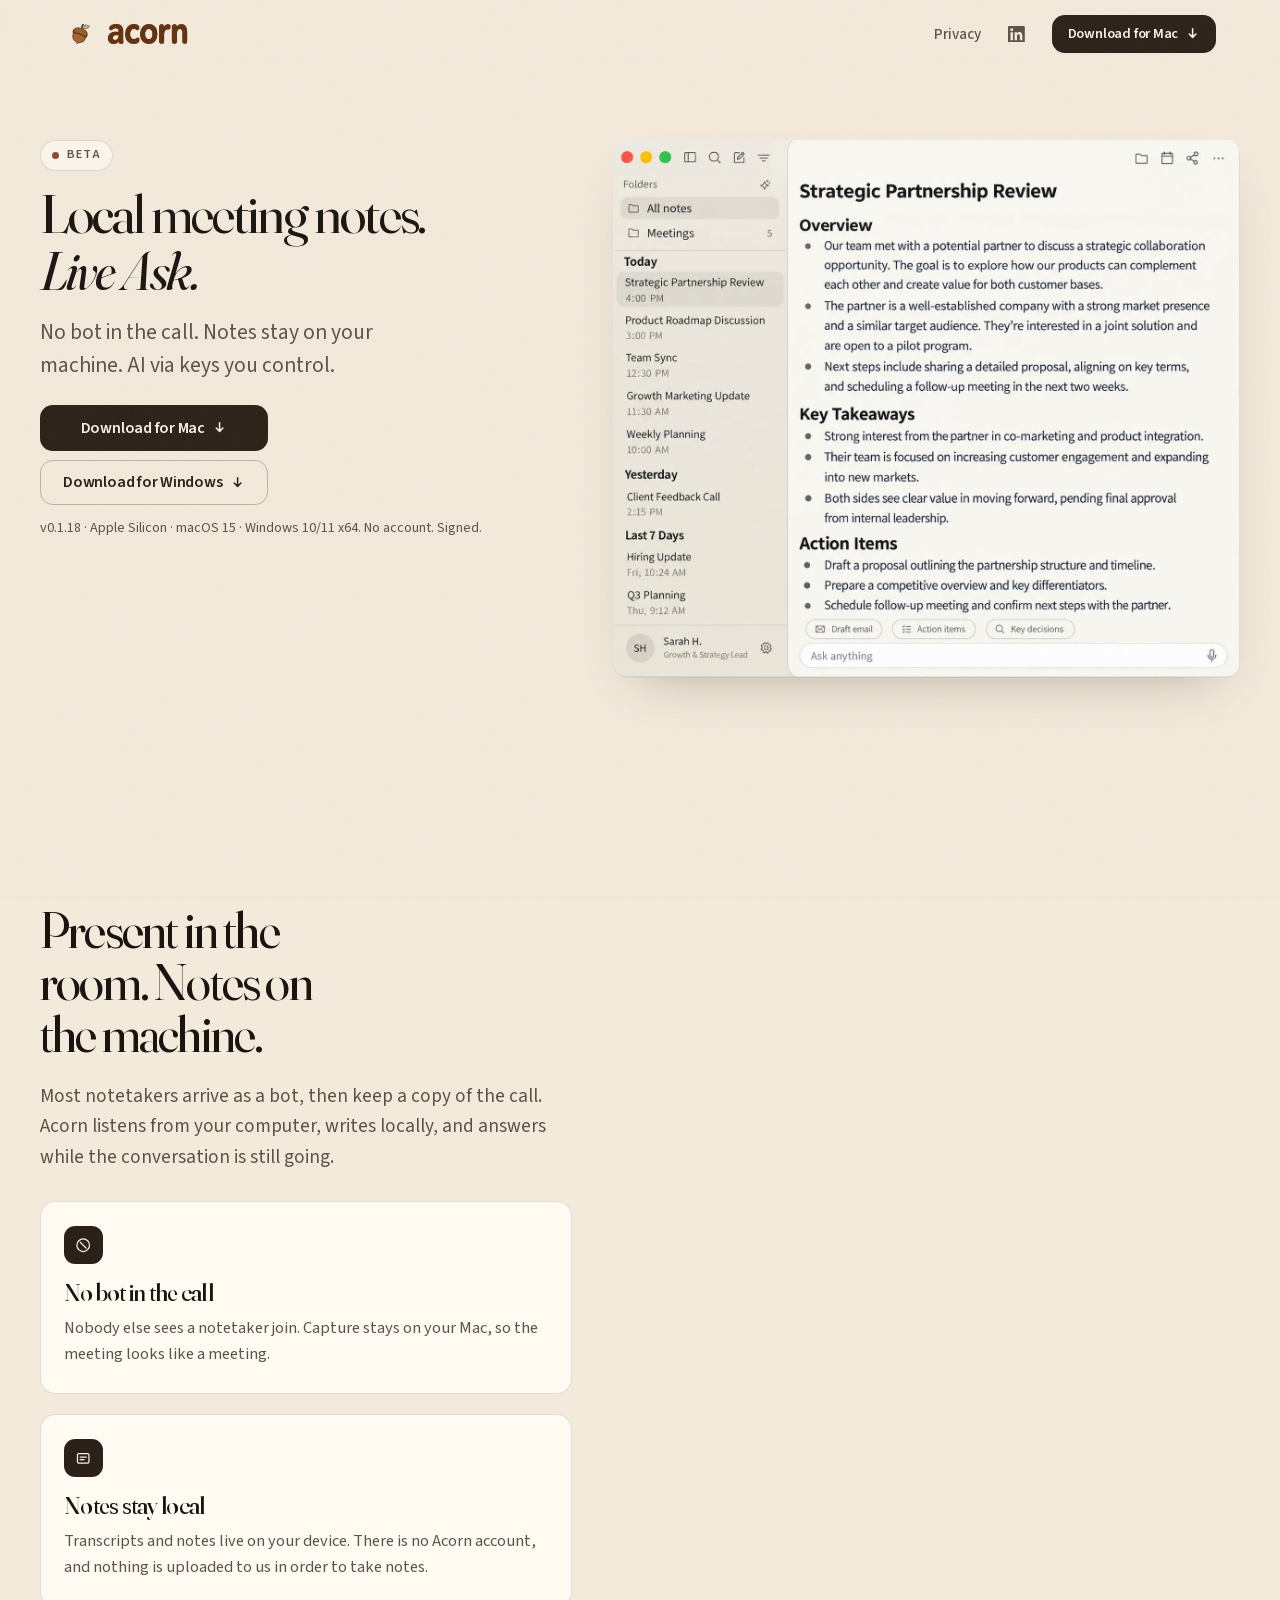
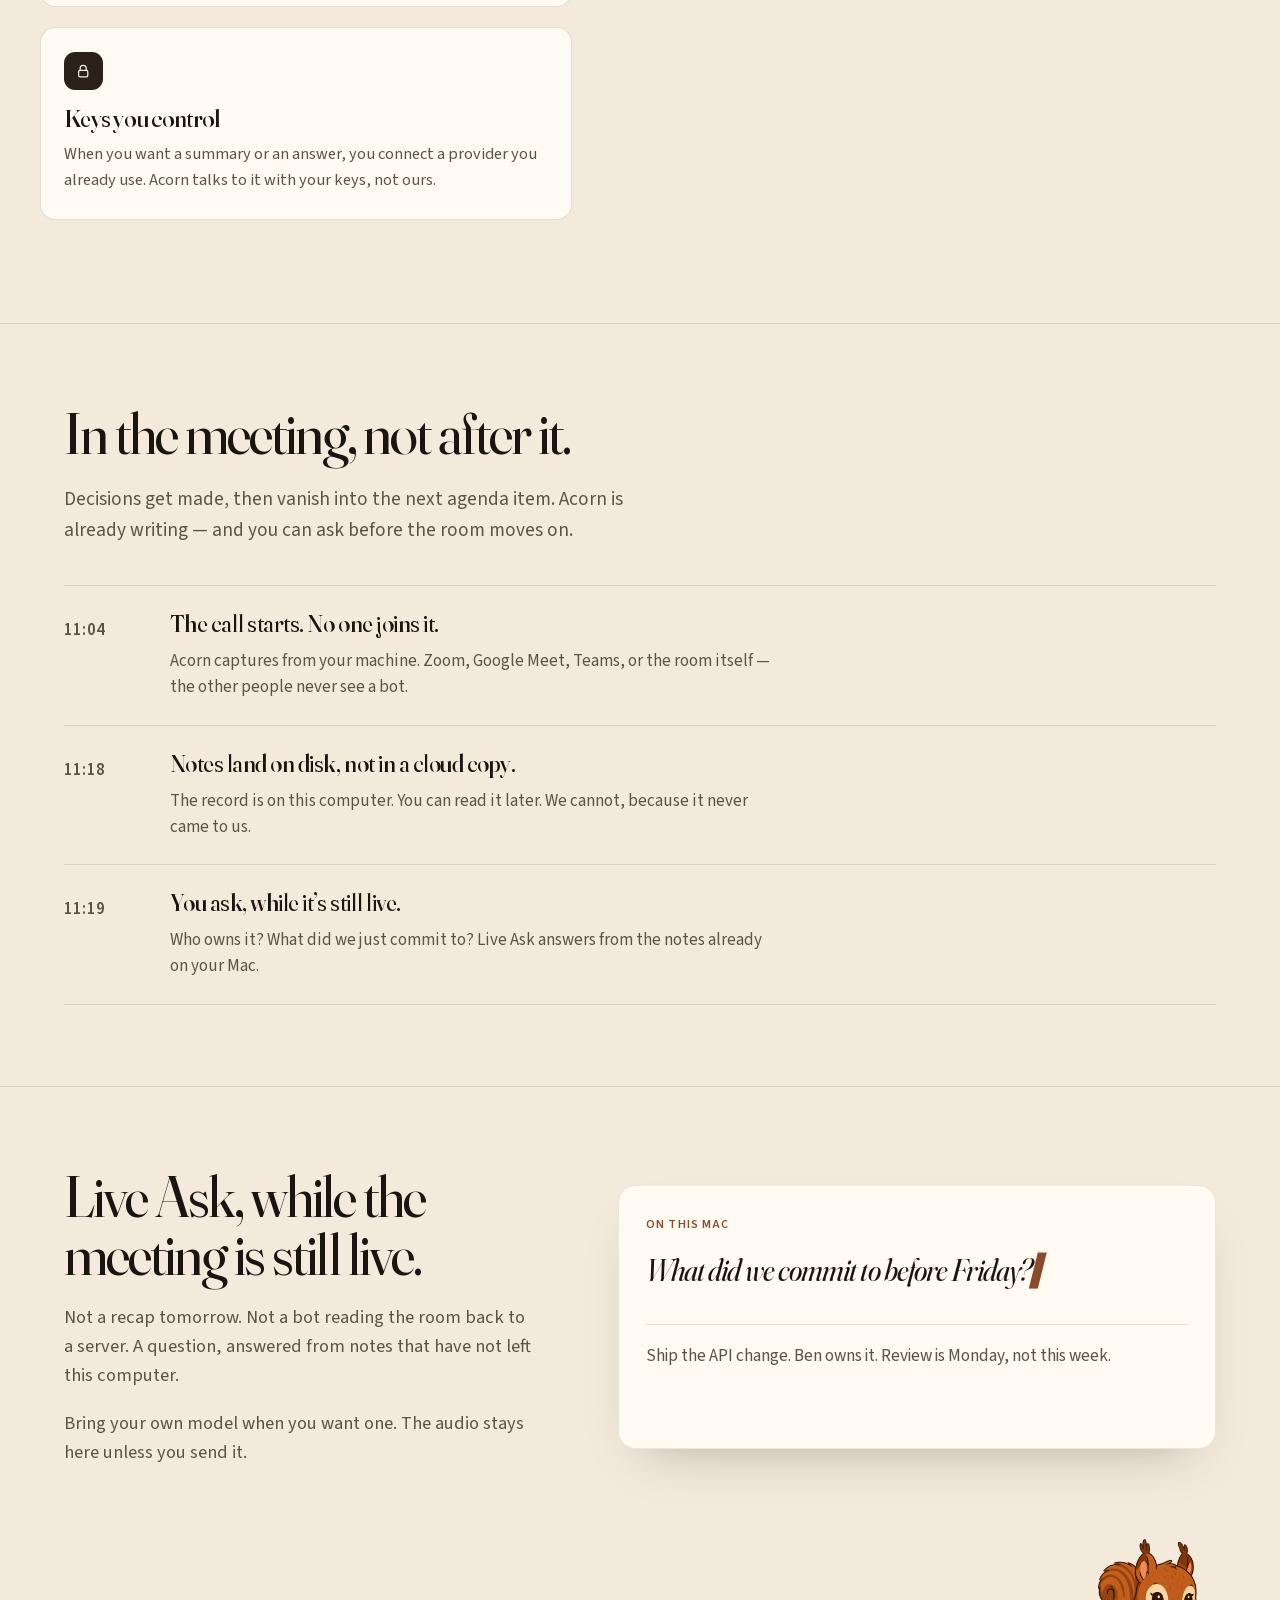
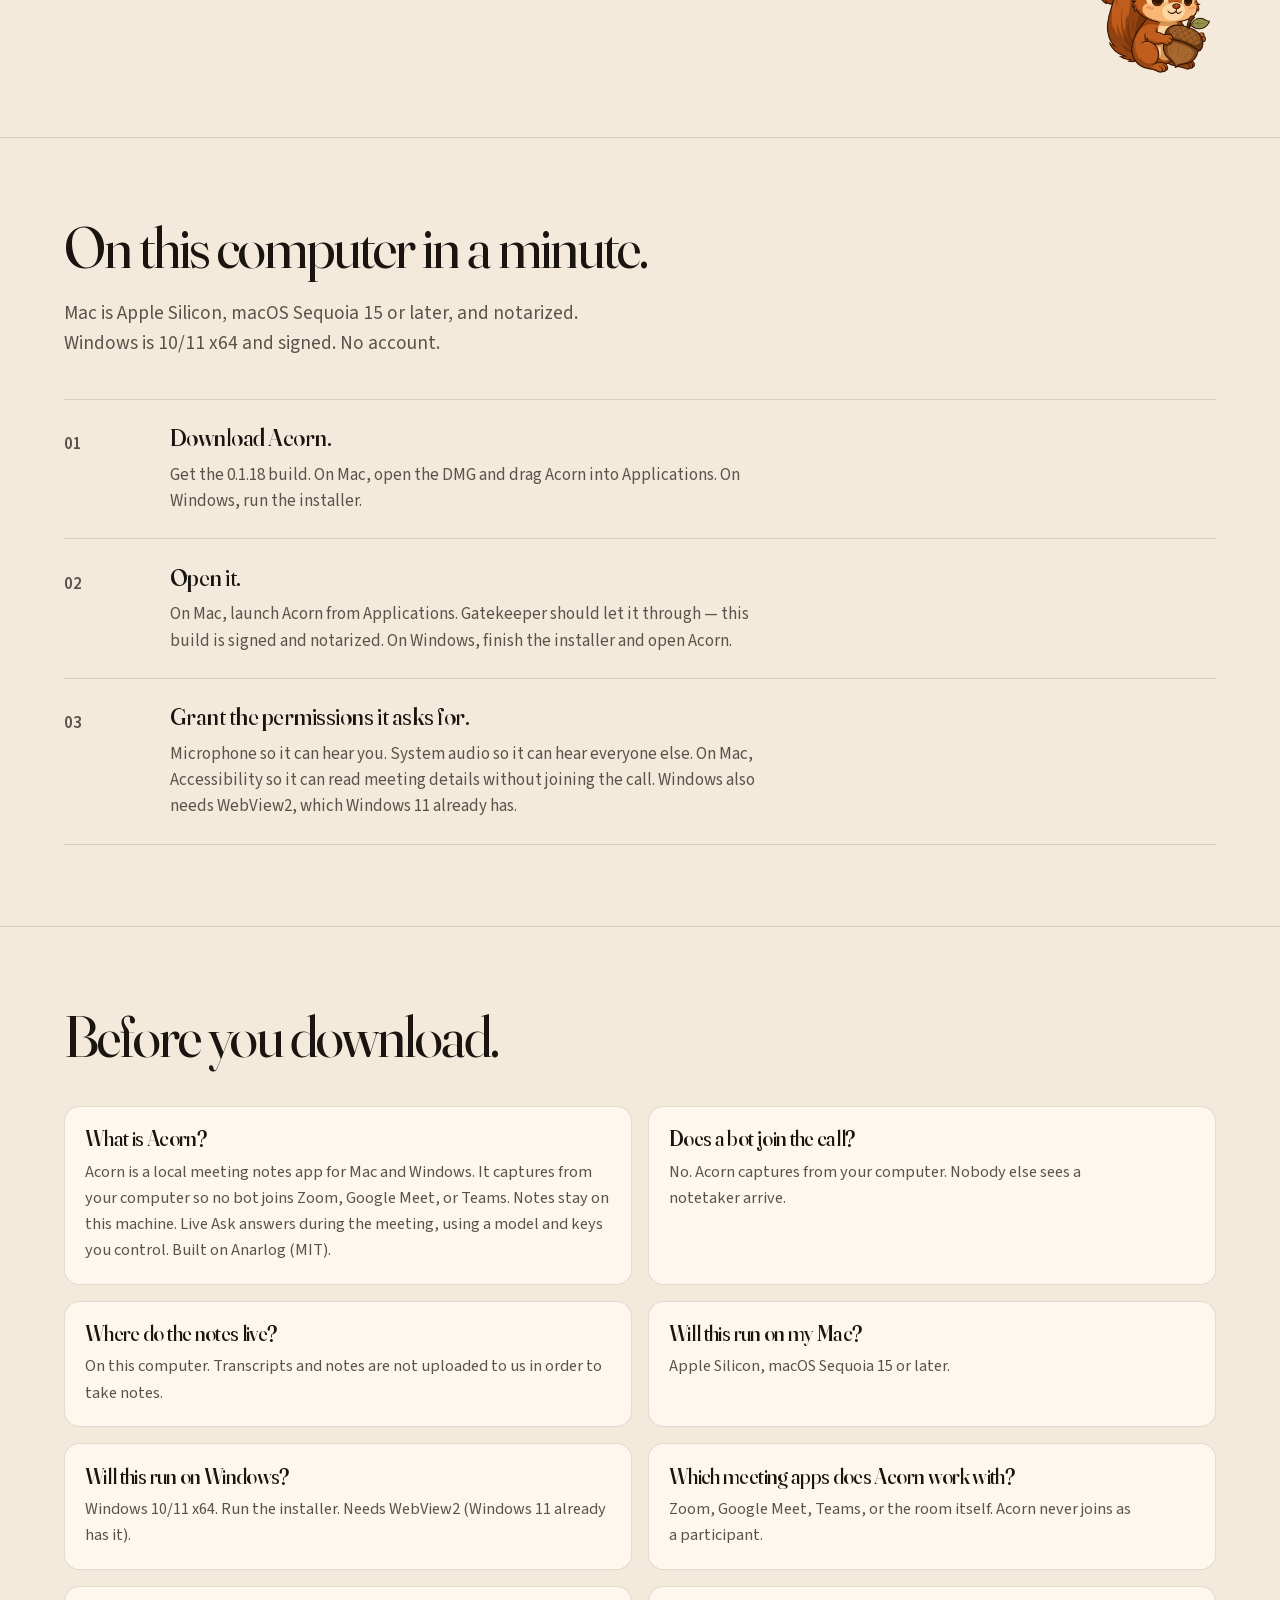
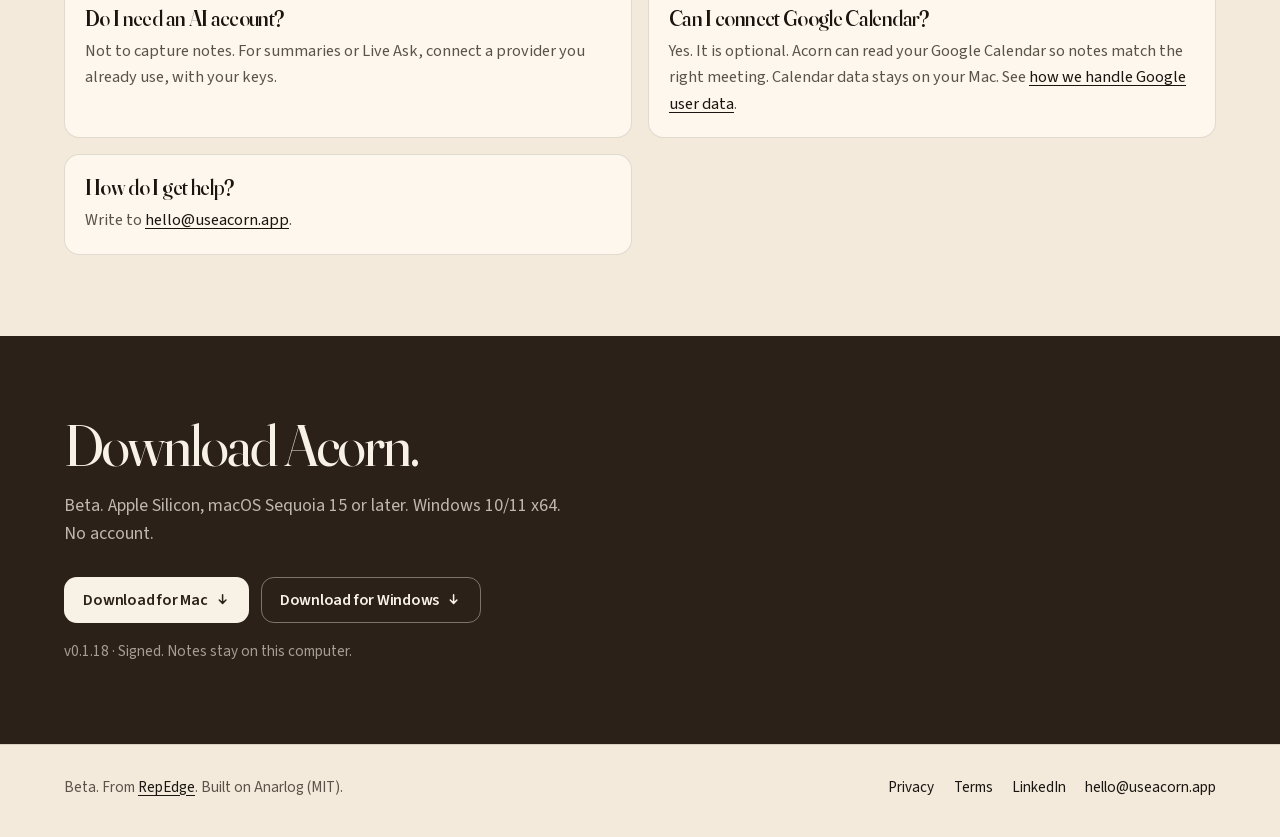
<file: index.html>
<!DOCTYPE html>
<html lang="en">
  <head>
    <meta charset="utf-8" />
    <meta name="viewport" content="width=device-width, initial-scale=1" />
    <title>Acorn — Local meeting notes. Live Ask.</title>
    <meta
      name="description"
      content="Local meeting notes for Zoom, Google Meet, and Teams. No bot in the call. Notes stay on your Mac or Windows PC. Live Ask with keys you control."
    />
    <meta name="theme-color" content="#f3eadc" />
    <meta name="color-scheme" content="light" />
    <meta name="application-name" content="Acorn" />
    <meta name="apple-mobile-web-app-title" content="Acorn" />
    <link rel="canonical" href="https://useacorn.app/" />
    <link rel="icon" href="/images/favicon.png" type="image/png" />
    <link rel="apple-touch-icon" href="/images/apple-touch.png" />
    <link rel="preload" href="/fonts/fraunces.woff2" as="font" type="font/woff2" crossorigin />
    <link rel="preload" href="/fonts/source-sans.woff2" as="font" type="font/woff2" crossorigin />
    <link rel="preload" href="/images/acorn-icon.png" as="image" />
    <link rel="preload" href="/images/wordmark.png" as="image" />
    <link rel="preload" href="/images/poster.webp" as="image" />
    <link rel="stylesheet" href="/styles.css?v=25" />
    <meta property="og:site_name" content="Acorn" />
    <meta property="og:locale" content="en_US" />
    <meta property="og:title" content="Acorn — Local meeting notes. Live Ask." />
    <meta
      property="og:description"
      content="Local meeting notes for Zoom, Google Meet, and Teams. No bot in the call. Notes stay on your machine."
    />
    <meta property="og:type" content="website" />
    <meta property="og:url" content="https://useacorn.app/" />
    <meta property="og:image" content="https://useacorn.app/images/og.jpg" />
    <meta property="og:image:width" content="1200" />
    <meta property="og:image:height" content="630" />
    <meta
      property="og:image:alt"
      content="Acorn — local meeting notes for Mac and Windows"
    />
    <meta name="twitter:card" content="summary_large_image" />
    <meta name="twitter:title" content="Acorn — Local meeting notes. Live Ask." />
    <meta
      name="twitter:description"
      content="Local meeting notes for Zoom, Google Meet, and Teams. No bot in the call. Notes stay on your machine."
    />
    <meta name="twitter:image" content="https://useacorn.app/images/og.jpg" />
    <meta
      name="twitter:image:alt"
      content="Acorn — local meeting notes for Mac and Windows"
    />
    <script type="application/ld+json">
      {
        "@context": "https://schema.org",
        "@graph": [
          {
            "@type": "Organization",
            "@id": "https://useacorn.app/#org",
            "name": "Acorn",
            "url": "https://useacorn.app/",
            "logo": {
              "@type": "ImageObject",
              "url": "https://useacorn.app/images/acorn-icon.png"
            },
            "parentOrganization": {
              "@type": "Organization",
              "name": "RepEdge",
              "url": "https://repedge.ai"
            },
            "sameAs": [
              "https://www.linkedin.com/company/useacorn/",
              "https://repedge.ai"
            ],
            "email": "hello@useacorn.app"
          },
          {
            "@type": "WebSite",
            "@id": "https://useacorn.app/#website",
            "name": "Acorn",
            "url": "https://useacorn.app/",
            "inLanguage": "en-US",
            "publisher": { "@id": "https://useacorn.app/#org" }
          },
          {
            "@type": "SoftwareApplication",
            "@id": "https://useacorn.app/#app",
            "name": "Acorn",
            "url": "https://useacorn.app/",
            "image": "https://useacorn.app/images/og.jpg",
            "screenshot": "https://useacorn.app/images/poster.webp",
            "applicationCategory": "BusinessApplication",
            "operatingSystem": "macOS 15, Windows 10, Windows 11",
            "softwareVersion": "0.1.18",
            "description": "Local meeting notes for Zoom, Google Meet, and Teams. No bot in the call. Notes stay on your machine. Live Ask with keys you control. Built on Anarlog (MIT).",
            "isAccessibleForFree": true,
            "offers": {
              "@type": "Offer",
              "price": "0",
              "priceCurrency": "USD"
            },
            "featureList": [
              "Local meeting notes with no bot in the call",
              "Works with Zoom, Google Meet, and Teams",
              "Live Ask during the meeting",
              "Notes stay on this computer",
              "Optional AI with keys you control"
            ],
            "author": { "@id": "https://useacorn.app/#org" },
            "publisher": { "@id": "https://useacorn.app/#org" },
            "sameAs": [
              "https://www.linkedin.com/company/useacorn/",
              "https://repedge.ai"
            ],
            "downloadUrl": [
              "https://useacorn.app/downloads/acorn-mac.dmg?v=0.1.19",
              "https://useacorn.app/downloads/acorn-windows.exe?v=0.1.19"
            ]
          },
          {
            "@type": "FAQPage",
            "@id": "https://useacorn.app/#faqpage",
            "mainEntity": [
              {
                "@type": "Question",
                "name": "What is Acorn?",
                "acceptedAnswer": {
                  "@type": "Answer",
                  "text": "Acorn is a local meeting notes app for Mac and Windows. It captures from your computer so no bot joins Zoom, Google Meet, or Teams. Notes stay on this machine. Live Ask answers during the meeting, using a model and keys you control. Built on Anarlog (MIT)."
                }
              },
              {
                "@type": "Question",
                "name": "Does a bot join the call?",
                "acceptedAnswer": {
                  "@type": "Answer",
                  "text": "No. Acorn captures from your computer. Nobody else sees a notetaker arrive."
                }
              },
              {
                "@type": "Question",
                "name": "Where do the notes live?",
                "acceptedAnswer": {
                  "@type": "Answer",
                  "text": "On this computer. Transcripts and notes are not uploaded to us in order to take notes."
                }
              },
              {
                "@type": "Question",
                "name": "Will this run on my Mac?",
                "acceptedAnswer": {
                  "@type": "Answer",
                  "text": "Apple Silicon, macOS Sequoia 15 or later."
                }
              },
              {
                "@type": "Question",
                "name": "Will this run on Windows?",
                "acceptedAnswer": {
                  "@type": "Answer",
                  "text": "Windows 10/11 x64. Run the installer. Needs WebView2 (Windows 11 already has it)."
                }
              },
              {
                "@type": "Question",
                "name": "Which meeting apps does Acorn work with?",
                "acceptedAnswer": {
                  "@type": "Answer",
                  "text": "Zoom, Google Meet, Teams, or the room itself. Acorn never joins as a participant."
                }
              },
              {
                "@type": "Question",
                "name": "Do I need an AI account?",
                "acceptedAnswer": {
                  "@type": "Answer",
                  "text": "Not to capture notes. For summaries or Live Ask, connect a provider you already use, with your keys."
                }
              },
              {
                "@type": "Question",
                "name": "Can I connect Google Calendar?",
                "acceptedAnswer": {
                  "@type": "Answer",
                  "text": "Yes. It is optional. Acorn can read your Google Calendar so notes match the right meeting. Calendar data stays on your Mac. See https://useacorn.app/privacy.html#google for how we handle Google user data."
                }
              },
              {
                "@type": "Question",
                "name": "How do I get help?",
                "acceptedAnswer": {
                  "@type": "Answer",
                  "text": "Write to hello@useacorn.app."
                }
              }
            ]
          }
        ]
      }
    </script>
  </head>
  <body>
    <a class="skip" href="#main">Skip to content</a>
    <header class="site-header">
      <div class="wrap header-inner">
        <a class="brand" href="/" aria-label="Acorn home">
          <img class="brand-icon" src="/images/acorn-icon.png" alt="" width="256" height="256" />
          <img class="brand-wordmark" src="/images/wordmark.png" alt="" width="663" height="220" />
        </a>
        <nav class="header-nav">
          <a class="nav-link" href="/privacy.html">Privacy</a>
          <a
            class="nav-social"
            href="https://www.linkedin.com/company/useacorn/"
            target="_blank"
            rel="me noopener noreferrer"
            aria-label="Acorn on LinkedIn"
          >
            <svg viewBox="0 0 24 24" fill="currentColor" aria-hidden="true">
              <path d="M20.45 20.45h-3.56v-5.57c0-1.33-.03-3.04-1.85-3.04-1.85 0-2.14 1.45-2.14 2.94v5.67H9.35V9h3.41v1.56h.05c.48-.9 1.64-1.85 3.37-1.85 3.6 0 4.27 2.37 4.27 5.46v6.28zM5.34 7.43A2.06 2.06 0 1 1 5.33 3.3a2.06 2.06 0 0 1 .01 4.13zM7.12 20.45H3.56V9h3.56v11.45zM22.23 0H1.77C.79 0 0 .77 0 1.73v20.54C0 23.23.79 24 1.77 24h20.46c.98 0 1.77-.77 1.77-1.73V1.73C24 .77 23.21 0 22.23 0z"/>
            </svg>
          </a>
          <a class="btn btn-primary btn-sm header-cta" href="/downloads/acorn-mac.dmg?v=0.1.19">
            <span class="cta-full">Download for Mac</span>
            <span class="cta-short">Download</span>
            <svg viewBox="0 0 16 16" fill="none" aria-hidden="true">
              <path d="M8 3v8M4.5 8.5 8 12l3.5-3.5" stroke="currentColor" stroke-width="1.6" stroke-linecap="round" stroke-linejoin="round"/>
            </svg>
          </a>
        </nav>
      </div>
    </header>

    <main id="main">
      <section class="hero-scene">
        <div class="wrap hero-grid">
          <div class="hero-copy">
            <p class="kicker"><span class="dot pulse" aria-hidden="true"></span> Beta</p>
            <h1>Local meeting notes.<br /><em>Live Ask.</em></h1>
            <p class="lede">
              No bot in the call. Notes stay on your machine. AI via keys you
              control.
            </p>
            <div class="actions">
              <a class="btn btn-primary" href="/downloads/acorn-mac.dmg?v=0.1.19">
                Download for Mac
                <svg viewBox="0 0 16 16" fill="none" aria-hidden="true">
                  <path d="M8 3v8M4.5 8.5 8 12l3.5-3.5" stroke="currentColor" stroke-width="1.6" stroke-linecap="round" stroke-linejoin="round"/>
                </svg>
              </a>
              <a class="btn btn-secondary" href="/downloads/acorn-windows.exe?v=0.1.19">
                Download for Windows
                <svg viewBox="0 0 16 16" fill="none" aria-hidden="true">
                  <path d="M8 3v8M4.5 8.5 8 12l3.5-3.5" stroke="currentColor" stroke-width="1.6" stroke-linecap="round" stroke-linejoin="round"/>
                </svg>
              </a>
            </div>
            <div class="fine-stack">
              <p class="fine">
                v<span class="acorn-version">0.1.18</span> · Apple Silicon · macOS 15 · Windows 10/11 x64.
                No account. Signed.
              </p>
            </div>
          </div>

          <div class="hero-pin">
            <div class="hero-stage" data-hero-frame aria-hidden="true">
              <img
                class="hero-notes"
                src="/images/poster.webp"
                alt=""
                width="1356"
                height="1160"
                fetchpriority="high"
              />
              <video
                class="hero-call"
                data-hero-call
                autoplay
                muted
                loop
                playsinline
                webkit-playsinline
                preload="auto"
                poster="/images/acorn-hero-poster.jpg"
                width="736"
                height="400"
                disablepictureinpicture
                disableremoteplayback
              >
                <source src="/images/acorn-hero.mp4?v=2" type="video/mp4" />
              </video>
            </div>
          </div>

          <div class="hero-props" aria-labelledby="statement">
            <h2 id="statement" class="statement">
              Present in the room. Notes on the machine.
            </h2>
            <p class="statement-sub">
              Most notetakers arrive as a bot, then keep a copy of the call. Acorn
              listens from your computer, writes locally, and answers while the
              conversation is still going.
            </p>
            <div class="grid-3">
              <article class="card">
                <div class="card-icon" aria-hidden="true">
                  <svg viewBox="0 0 24 24" fill="none">
                    <circle cx="12" cy="12" r="8.25" stroke="currentColor" stroke-width="1.6"/>
                    <path d="M8.2 8.2 15.8 15.8" stroke="currentColor" stroke-width="1.6" stroke-linecap="round"/>
                  </svg>
                </div>
                <h3>No bot in the call</h3>
                <p>
                  Nobody else sees a notetaker join. Capture stays on your Mac, so
                  the meeting looks like a meeting.
                </p>
              </article>
              <article class="card">
                <div class="card-icon" aria-hidden="true">
                  <svg viewBox="0 0 24 24" fill="none">
                    <rect x="4.5" y="6" width="15" height="12.5" rx="1.8" stroke="currentColor" stroke-width="1.6"/>
                    <path d="M8 10.5h8M8 14h5" stroke="currentColor" stroke-width="1.6" stroke-linecap="round"/>
                  </svg>
                </div>
                <h3>Notes stay local</h3>
                <p>
                  Transcripts and notes live on your device. There is no Acorn
                  account, and nothing is uploaded to us in order to take notes.
                </p>
              </article>
              <article class="card">
                <div class="card-icon" aria-hidden="true">
                  <svg viewBox="0 0 24 24" fill="none">
                    <path d="M8 11V8.5a4 4 0 0 1 8 0V11" stroke="currentColor" stroke-width="1.6" stroke-linecap="round"/>
                    <rect x="6" y="11" width="12" height="8.5" rx="1.8" stroke="currentColor" stroke-width="1.6"/>
                  </svg>
                </div>
                <h3>Keys you control</h3>
                <p>
                  When you want a summary or an answer, you connect a provider you
                  already use. Acorn talks to it with your keys, not ours.
                </p>
              </article>
            </div>
          </div>
        </div>
      </section>

      <hr class="rule" />

      <section class="wrap band" aria-labelledby="during">
        <h2 id="during" class="reveal">In the meeting, not after it.</h2>
        <p class="statement-sub reveal">
          Decisions get made, then vanish into the next agenda item. Acorn is
          already writing — and you can ask before the room moves on.
        </p>
        <div class="timeline">
          <article class="moment">
            <p class="time">11:04</p>
            <div>
              <h3>The call starts. No one joins it.</h3>
              <p>
                Acorn captures from your machine. Zoom, Google Meet, Teams,
                or the room itself — the other people never see a bot.
              </p>
            </div>
          </article>
          <article class="moment">
            <p class="time">11:18</p>
            <div>
              <h3>Notes land on disk, not in a cloud copy.</h3>
              <p>
                The record is on this computer. You can read it later. We
                cannot, because it never came to us.
              </p>
            </div>
          </article>
          <article class="moment">
            <p class="time">11:19</p>
            <div>
              <h3>You ask, while it’s still live.</h3>
              <p>
                Who owns it? What did we just commit to? Live Ask answers from
                the notes already on your Mac.
              </p>
            </div>
          </article>
        </div>
      </section>

      <hr class="rule" />

      <section class="wrap band" aria-labelledby="ask">
        <div class="ask-stage">
          <div class="split-copy">
            <h2 id="ask" class="reveal">Live Ask, while the meeting is still live.</h2>
            <p class="reveal">
              Not a recap tomorrow. Not a bot reading the room back to a
              server. A question, answered from notes that have not left this
              computer.
            </p>
            <p class="reveal">
              Bring your own model when you want one. The audio stays here
              unless you send it.
            </p>
          </div>
          <div class="ask-visual" data-ask-frame>
            <div
              class="ask-panel reveal"
              data-ask
              aria-live="polite"
              aria-label="Live Ask example"
            >
              <p class="eyebrow">On this Mac</p>
              <p class="q" data-q>What did we commit to before Friday?</p>
              <p class="a is-in" data-a>
                Ship the API change. Ben owns it. Review is Monday, not this week.
              </p>
            </div>
            <video
              class="ask-call"
              data-ask-call
              autoplay
              muted
              loop
              playsinline
              webkit-playsinline
              preload="metadata"
              width="1080"
              height="1620"
              disablepictureinpicture
              disableremoteplayback
            >
              <source src="/images/meeting-2.mp4" type="video/mp4" />
            </video>
          </div>
          <img
            class="cta-mascot"
            src="/images/squirrel.png"
            alt=""
            width="420"
            height="497"
            aria-hidden="true"
          />
        </div>
      </section>

      <hr class="rule" />

      <section class="wrap band" aria-labelledby="start">
        <h2 id="start" class="reveal">On this computer in a minute.</h2>
        <p class="statement-sub reveal">
          Mac is Apple Silicon, macOS Sequoia 15 or later, and notarized.
          Windows is 10/11 x64 and signed. No account.
        </p>
        <div class="timeline">
          <article class="moment">
            <p class="time">01</p>
            <div>
              <h3>Download Acorn.</h3>
              <p>
                Get the <span class="acorn-version">0.1.18</span> build. On
                Mac, open the DMG and drag Acorn into Applications. On
                Windows, run the installer.
              </p>
            </div>
          </article>
          <article class="moment">
            <p class="time">02</p>
            <div>
              <h3>Open it.</h3>
              <p>
                On Mac, launch Acorn from Applications. Gatekeeper should let
                it through — this build is signed and notarized. On Windows,
                finish the installer and open Acorn.
              </p>
            </div>
          </article>
          <article class="moment">
            <p class="time">03</p>
            <div>
              <h3>Grant the permissions it asks for.</h3>
              <p>
                Microphone so it can hear you. System audio so it can hear
                everyone else. On Mac, Accessibility so it can read meeting
                details without joining the call. Windows also needs
                WebView2, which Windows 11 already has.
              </p>
            </div>
          </article>
        </div>
      </section>

      <hr class="rule" />

      <section class="wrap band" aria-labelledby="faq">
        <h2 id="faq" class="reveal">Before you download.</h2>
        <div class="faq">
          <article class="reveal" id="faq-what">
            <h3>What is Acorn?</h3>
            <p>
              Acorn is a local meeting notes app for Mac and Windows. It
              captures from your computer so no bot joins Zoom, Google Meet,
              or Teams. Notes stay on this machine. Live Ask answers during
              the meeting, using a model and keys you control. Built on
              Anarlog (MIT).
            </p>
          </article>
          <article class="reveal" id="faq-bot">
            <h3>Does a bot join the call?</h3>
            <p>
              No. Acorn captures from your computer. Nobody else sees a
              notetaker arrive.
            </p>
          </article>
          <article class="reveal" id="faq-notes">
            <h3>Where do the notes live?</h3>
            <p>
              On this computer. Transcripts and notes are not uploaded to us
              in order to take notes.
            </p>
          </article>
          <article class="reveal" id="faq-mac">
            <h3>Will this run on my Mac?</h3>
            <p>
              Apple Silicon, macOS Sequoia 15 or later.
            </p>
          </article>
          <article class="reveal" id="faq-windows">
            <h3>Will this run on Windows?</h3>
            <p>
              Windows 10/11 x64. Run the installer. Needs WebView2 (Windows 11
              already has it).
            </p>
          </article>
          <article class="reveal" id="faq-apps">
            <h3>Which meeting apps does Acorn work with?</h3>
            <p>
              Zoom, Google Meet, Teams, or the room itself. Acorn never joins
              as a participant.
            </p>
          </article>
          <article class="reveal" id="faq-ai">
            <h3>Do I need an AI account?</h3>
            <p>
              Not to capture notes. For summaries or Live Ask, connect a
              provider you already use, with your keys.
            </p>
          </article>
          <article class="reveal" id="faq-calendar">
            <h3>Can I connect Google Calendar?</h3>
            <p>
              Yes. It is optional. Acorn can read your Google Calendar so notes
              match the right meeting. Calendar data stays on your Mac. See
              <a href="/privacy.html#google">how we handle Google user data</a>.
            </p>
          </article>
          <article class="reveal" id="faq-help">
            <h3>How do I get help?</h3>
            <p>
              Write to
              <a href="mailto:hello@useacorn.app">hello@useacorn.app</a>.
            </p>
          </article>
        </div>
      </section>

      <section class="cta-band band" aria-labelledby="get">
        <div class="wrap">
          <h2 id="get">Download Acorn.</h2>
          <p>Beta. Apple Silicon, macOS Sequoia 15 or later. Windows 10/11 x64. No account.</p>
          <div class="actions">
            <a class="btn btn-primary" href="/downloads/acorn-mac.dmg?v=0.1.19">
              Download for Mac
              <svg viewBox="0 0 16 16" fill="none" aria-hidden="true">
                <path d="M8 3v8M4.5 8.5 8 12l3.5-3.5" stroke="currentColor" stroke-width="1.6" stroke-linecap="round" stroke-linejoin="round"/>
              </svg>
            </a>
            <a class="btn btn-secondary" href="/downloads/acorn-windows.exe?v=0.1.19">
              Download for Windows
              <svg viewBox="0 0 16 16" fill="none" aria-hidden="true">
                <path d="M8 3v8M4.5 8.5 8 12l3.5-3.5" stroke="currentColor" stroke-width="1.6" stroke-linecap="round" stroke-linejoin="round"/>
              </svg>
            </a>
          </div>
          <p class="fine">v<span class="acorn-version">0.1.18</span> · Signed. Notes stay on this computer.</p>
        </div>
      </section>
    </main>

    <footer class="site-footer">
      <div class="wrap footer-inner">
        <div class="footer-brand">
          <p>Beta. From <a href="https://repedge.ai" rel="noopener noreferrer">RepEdge</a>. Built on Anarlog (MIT).</p>
        </div>
        <nav class="footer-nav" aria-label="Footer">
          <a href="/privacy.html">Privacy</a>
          <a href="/terms.html">Terms</a>
          <a
            href="https://www.linkedin.com/company/useacorn/"
            target="_blank"
            rel="me noopener noreferrer"
            >LinkedIn</a>
          <a href="mailto:hello@useacorn.app">hello@useacorn.app</a>
        </nav>
      </div>
    </footer>
    <script src="/script.js?v=21"></script>
  </body>
</html>
</file>
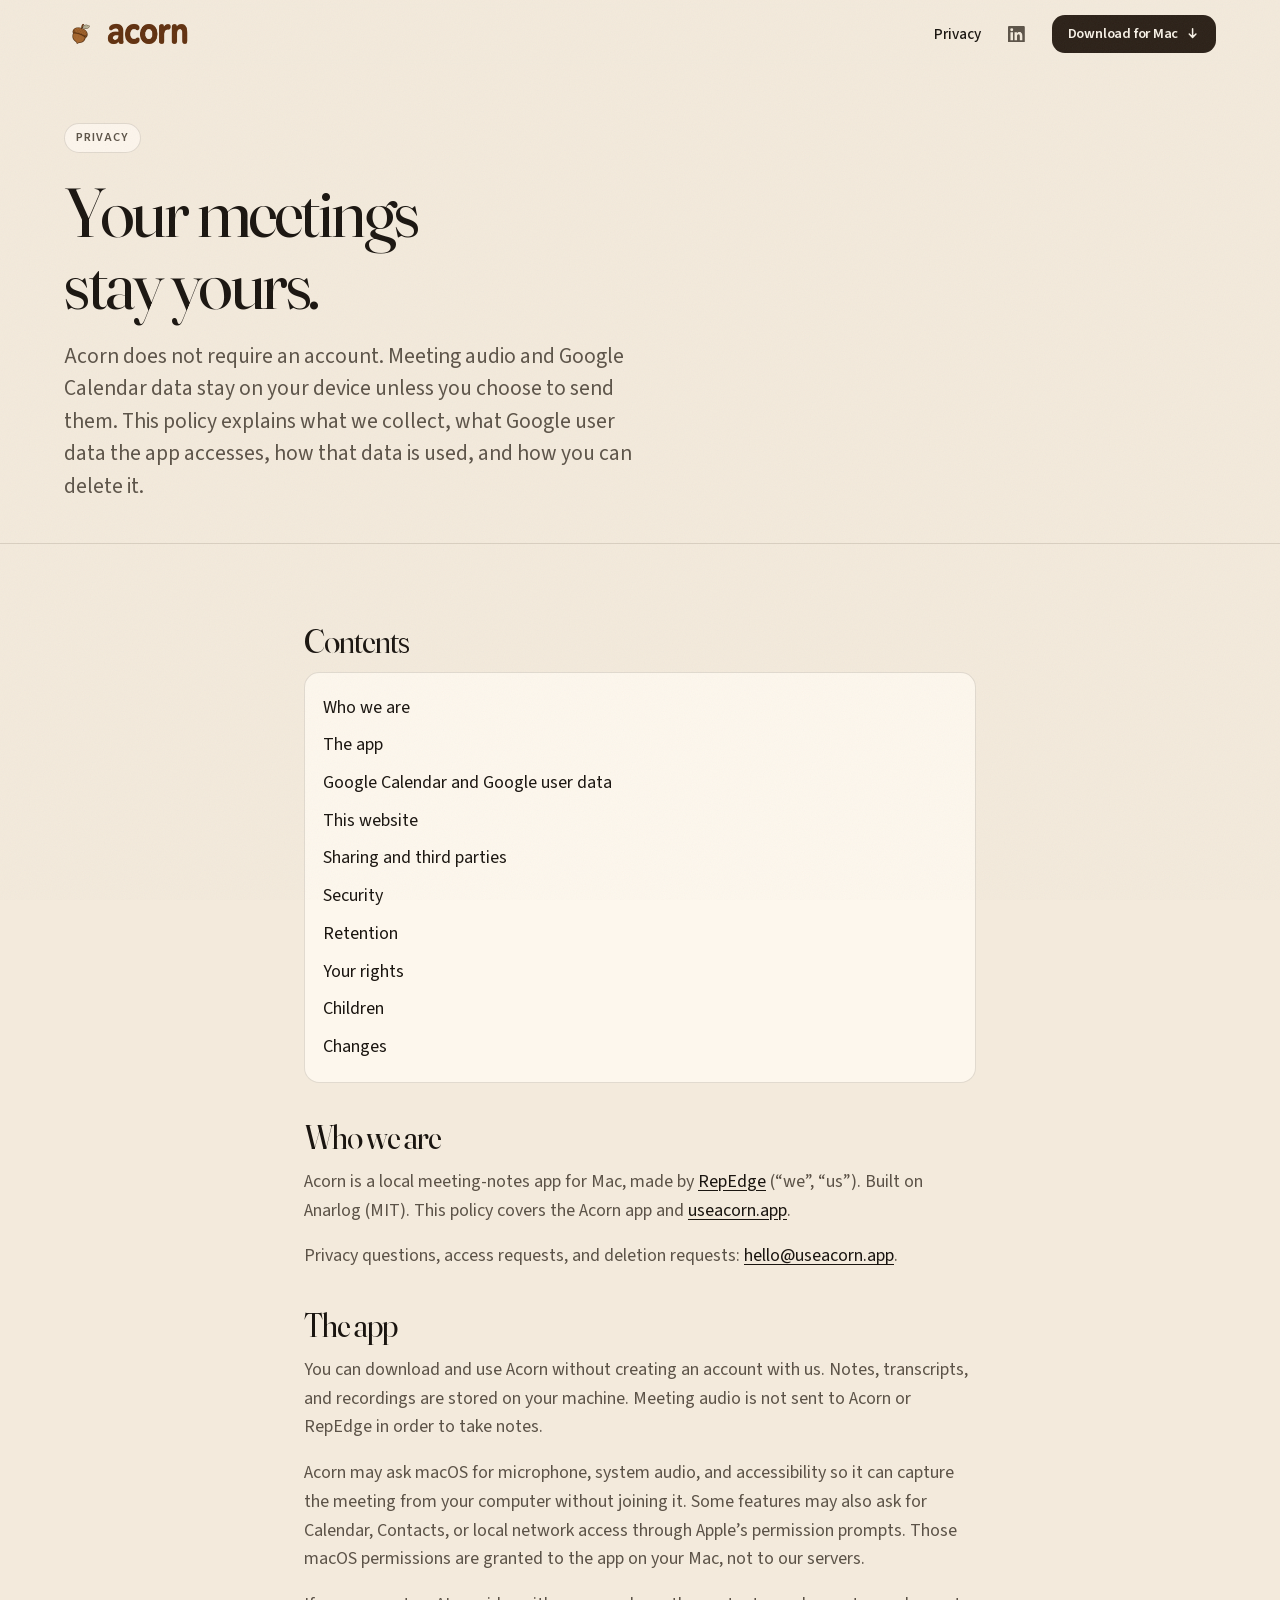
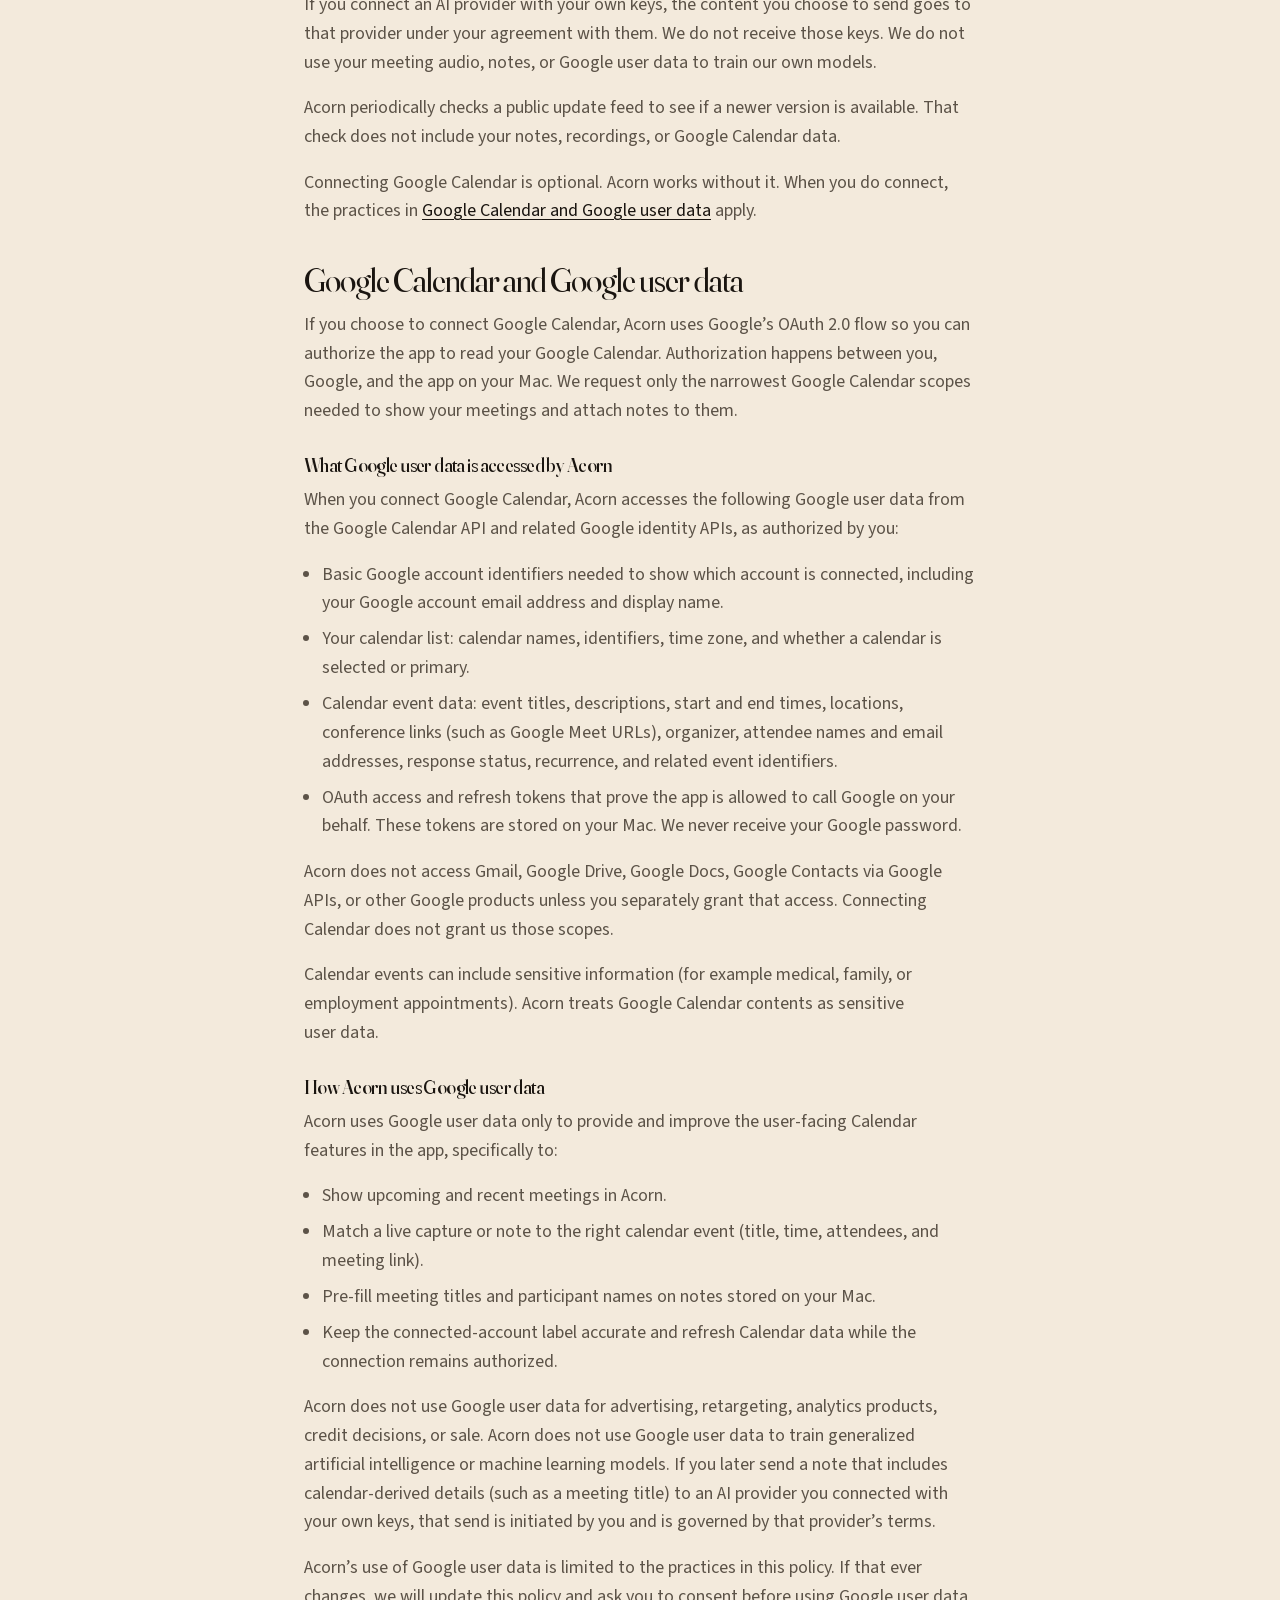
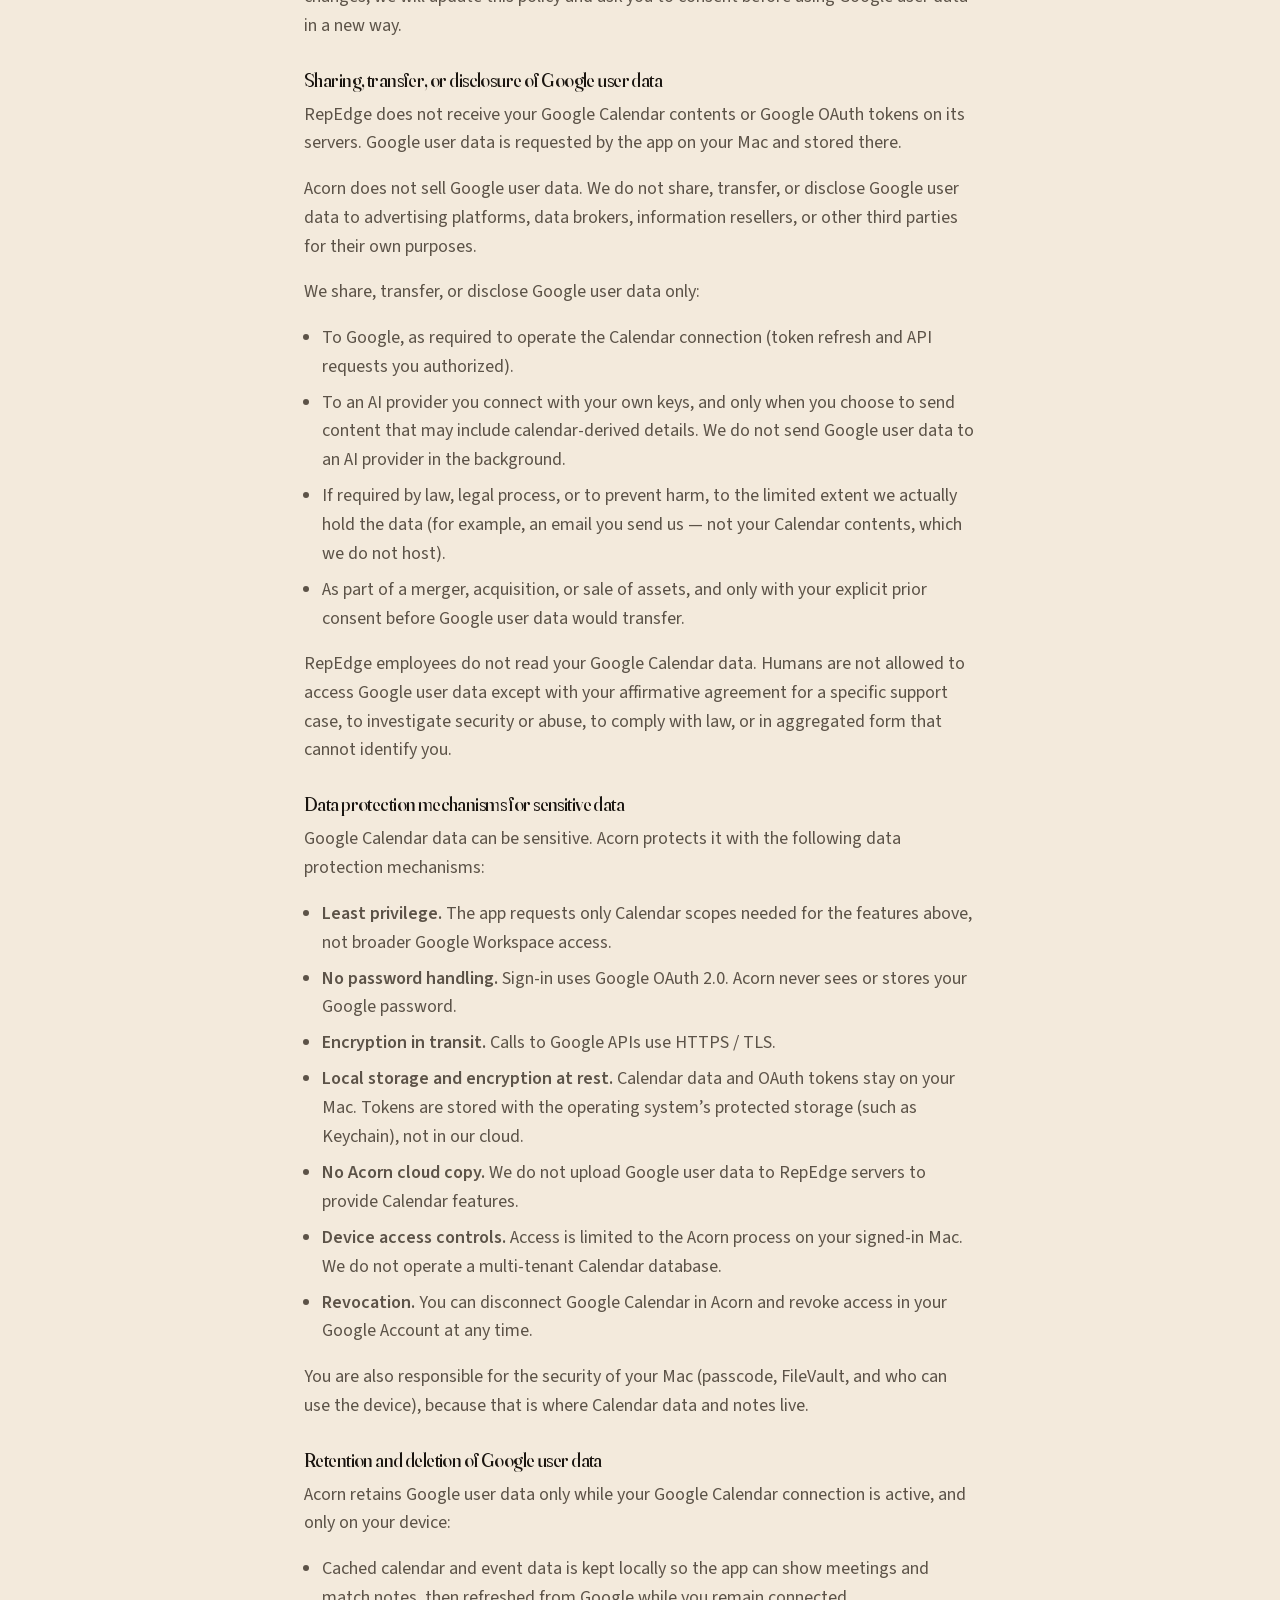
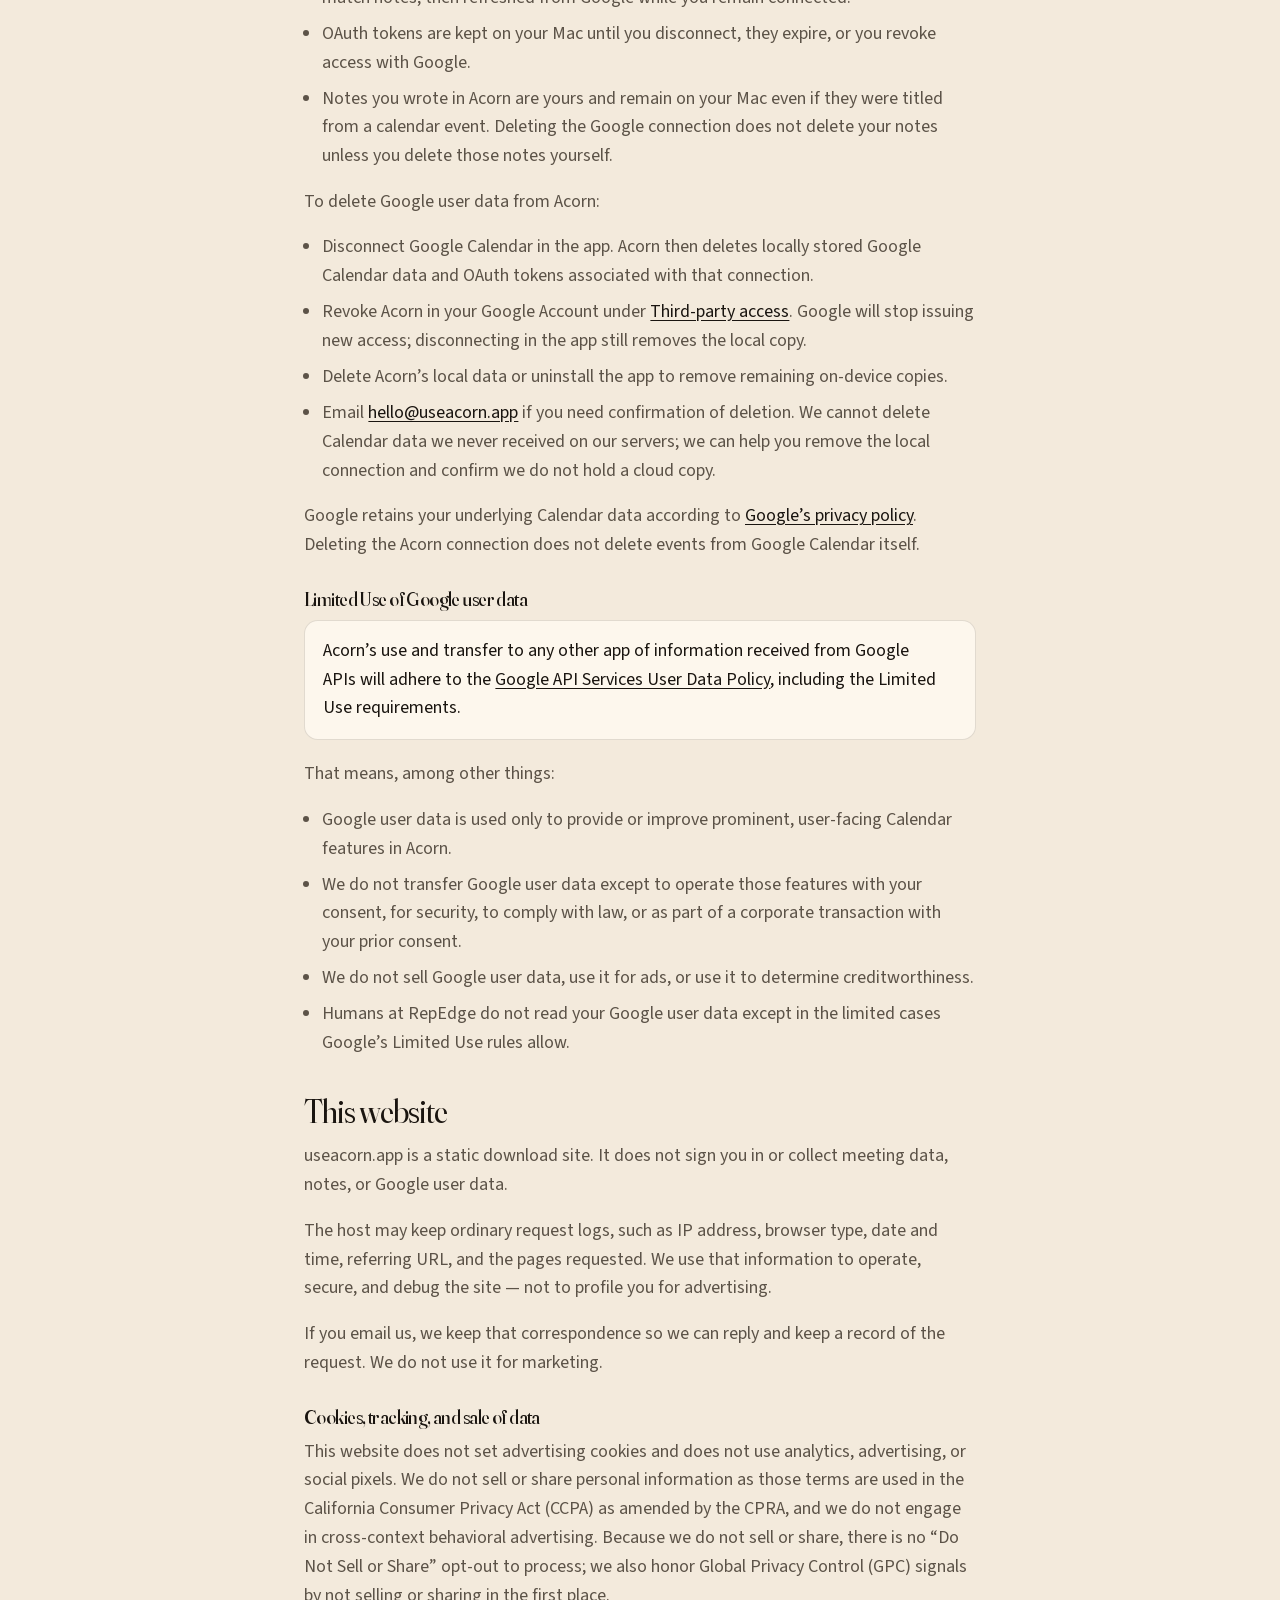
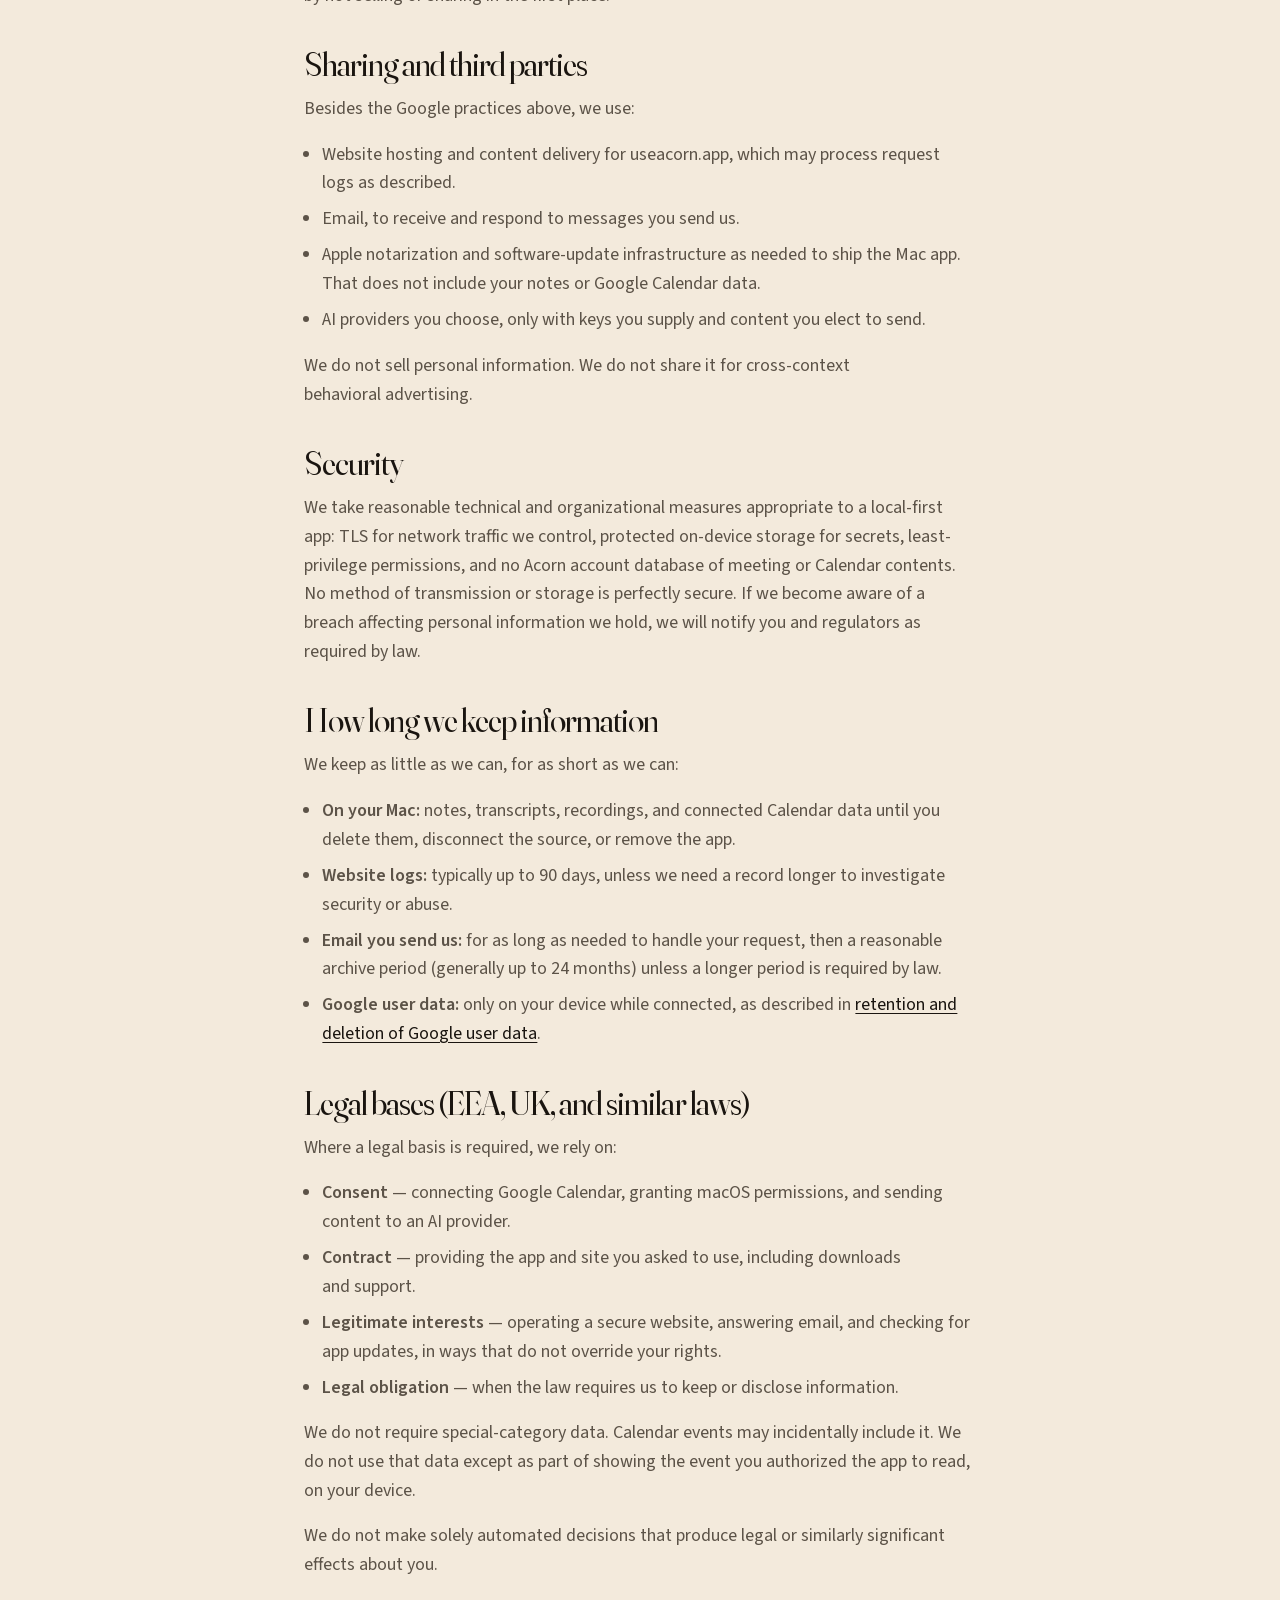
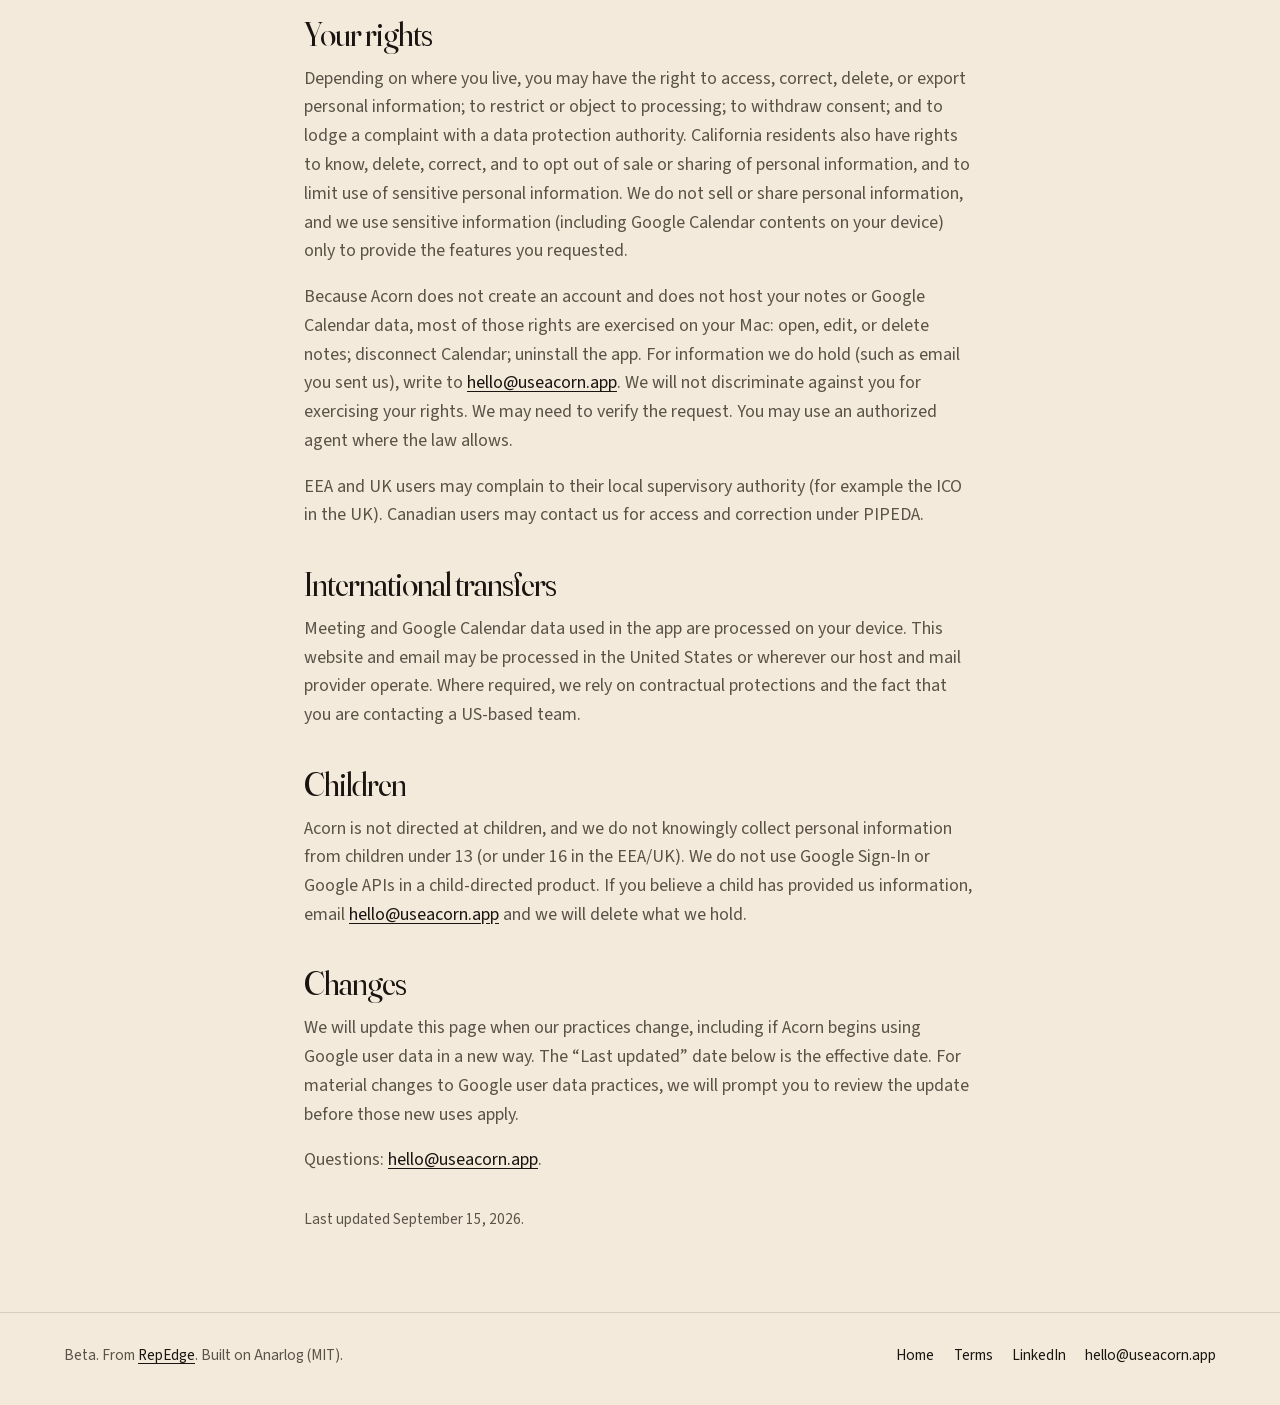
<file: privacy.html>
<!DOCTYPE html>
<html lang="en">
  <head>
    <meta charset="utf-8" />
    <meta name="viewport" content="width=device-width, initial-scale=1" />
    <title>Privacy — Acorn</title>
    <meta
      name="description"
      content="How Acorn handles meeting notes, Google Calendar data, and this website. No account required. Google user data stays on your Mac unless you send it."
    />
    <meta name="theme-color" content="#f3eadc" />
    <meta name="color-scheme" content="light" />
    <link rel="canonical" href="https://useacorn.app/privacy.html" />
    <link rel="icon" href="/images/favicon.png" type="image/png" />
    <link rel="apple-touch-icon" href="/images/apple-touch.png" />
    <link rel="stylesheet" href="/styles.css?v=22" />
    <meta property="og:site_name" content="Acorn" />
    <meta property="og:locale" content="en_US" />
    <meta property="og:title" content="Privacy — Acorn" />
    <meta
      property="og:description"
      content="How Acorn handles meeting notes, Google Calendar data, and this website. No account required."
    />
    <meta property="og:type" content="website" />
    <meta property="og:url" content="https://useacorn.app/privacy.html" />
    <meta property="og:image" content="https://useacorn.app/images/og.jpg" />
    <meta property="og:image:width" content="1200" />
    <meta property="og:image:height" content="630" />
    <meta
      property="og:image:alt"
      content="Acorn — local meeting notes for Mac and Windows"
    />
    <meta name="twitter:card" content="summary_large_image" />
    <meta name="twitter:title" content="Privacy — Acorn" />
    <meta
      name="twitter:description"
      content="How Acorn handles meeting notes, Google Calendar data, and this website. No account required."
    />
    <meta name="twitter:image" content="https://useacorn.app/images/og.jpg" />
    <script type="application/ld+json">
      {
        "@context": "https://schema.org",
        "@type": "WebPage",
        "name": "Privacy — Acorn",
        "url": "https://useacorn.app/privacy.html",
        "dateModified": "2026-09-15",
        "isPartOf": { "@id": "https://useacorn.app/#website" },
        "about": { "@id": "https://useacorn.app/#app" }
      }
    </script>
  </head>
  <body class="legal-page">
    <a class="skip" href="#main">Skip to content</a>
    <header class="site-header">
      <div class="wrap header-inner">
        <a class="brand" href="/" aria-label="Acorn home">
          <img class="brand-icon" src="/images/acorn-icon.png" alt="" width="256" height="256" />
          <img class="brand-wordmark" src="/images/wordmark.png" alt="" width="663" height="220" />
        </a>
        <nav class="header-nav">
          <a class="nav-link" href="/privacy.html" aria-current="page">Privacy</a>
          <a
            class="nav-social"
            href="https://www.linkedin.com/company/useacorn/"
            target="_blank"
            rel="me noopener noreferrer"
            aria-label="Acorn on LinkedIn"
          >
            <svg viewBox="0 0 24 24" fill="currentColor" aria-hidden="true">
              <path d="M20.45 20.45h-3.56v-5.57c0-1.33-.03-3.04-1.85-3.04-1.85 0-2.14 1.45-2.14 2.94v5.67H9.35V9h3.41v1.56h.05c.48-.9 1.64-1.85 3.37-1.85 3.6 0 4.27 2.37 4.27 5.46v6.28zM5.34 7.43A2.06 2.06 0 1 1 5.33 3.3a2.06 2.06 0 0 1 .01 4.13zM7.12 20.45H3.56V9h3.56v11.45zM22.23 0H1.77C.79 0 0 .77 0 1.73v20.54C0 23.23.79 24 1.77 24h20.46c.98 0 1.77-.77 1.77-1.73V1.73C24 .77 23.21 0 22.23 0z"/>
            </svg>
          </a>
          <a class="btn btn-primary btn-sm header-cta" href="/downloads/acorn-mac.dmg?v=0.1.19">
            <span class="cta-full">Download for Mac</span>
            <span class="cta-short">Download</span>
            <svg viewBox="0 0 16 16" fill="none" aria-hidden="true">
              <path d="M8 3v8M4.5 8.5 8 12l3.5-3.5" stroke="currentColor" stroke-width="1.6" stroke-linecap="round" stroke-linejoin="round"/>
            </svg>
          </a>
        </nav>
      </div>
    </header>

    <main id="main">
      <section class="wrap hero">
        <p class="kicker">Privacy</p>
        <h1>Your meetings stay yours.</h1>
        <p class="lede">
          Acorn does not require an account. Meeting audio and Google Calendar
          data stay on your device unless you choose to send them. This policy
          explains what we collect, what Google user data the app accesses, how
          that data is used, and how you can delete it.
        </p>
      </section>

      <hr class="rule" />

      <section class="wrap band prose">
        <h2 id="contents">Contents</h2>
        <ul class="toc">
          <li><a href="#who">Who we are</a></li>
          <li><a href="#app">The app</a></li>
          <li><a href="#google">Google Calendar and Google user data</a></li>
          <li><a href="#website">This website</a></li>
          <li><a href="#sharing">Sharing and third parties</a></li>
          <li><a href="#security">Security</a></li>
          <li><a href="#retention">Retention</a></li>
          <li><a href="#rights">Your rights</a></li>
          <li><a href="#children">Children</a></li>
          <li><a href="#changes">Changes</a></li>
        </ul>

        <h2 id="who">Who we are</h2>
        <p>
          Acorn is a local meeting-notes app for Mac, made by
          <a href="https://repedge.ai" rel="noopener noreferrer">RepEdge</a>
          (“we”, “us”). Built on Anarlog (MIT). This policy covers the Acorn
          app and
          <a href="https://useacorn.app">useacorn.app</a>.
        </p>
        <p>
          Privacy questions, access requests, and deletion requests:
          <a href="mailto:hello@useacorn.app">hello@useacorn.app</a>.
        </p>

        <h2 id="app">The app</h2>
        <p>
          You can download and use Acorn without creating an account with us.
          Notes, transcripts, and recordings are stored on your machine. Meeting
          audio is not sent to Acorn or RepEdge in order to take notes.
        </p>
        <p>
          Acorn may ask macOS for microphone, system audio, and accessibility
          so it can capture the meeting from your computer without joining it.
          Some features may also ask for Calendar, Contacts, or local network
          access through Apple’s permission prompts. Those macOS permissions
          are granted to the app on your Mac, not to our servers.
        </p>
        <p>
          If you connect an AI provider with your own keys, the content you
          choose to send goes to that provider under your agreement with them.
          We do not receive those keys. We do not use your meeting audio,
          notes, or Google user data to train our own models.
        </p>
        <p>
          Acorn periodically checks a public update feed to see if a newer
          version is available. That check does not include your notes,
          recordings, or Google Calendar data.
        </p>
        <p>
          Connecting Google Calendar is optional. Acorn works without it. When
          you do connect, the practices in
          <a href="#google">Google Calendar and Google user data</a> apply.
        </p>

        <h2 id="google">Google Calendar and Google user data</h2>
        <p>
          If you choose to connect Google Calendar, Acorn uses Google’s OAuth
          2.0 flow so you can authorize the app to read your Google Calendar.
          Authorization happens between you, Google, and the app on your Mac.
          We request only the narrowest Google Calendar scopes needed to show
          your meetings and attach notes to them.
        </p>

        <h3 id="google-data">What Google user data is accessed by Acorn</h3>
        <p>
          When you connect Google Calendar, Acorn accesses the following
          Google user data from the Google Calendar API and related Google
          identity APIs, as authorized by you:
        </p>
        <ul>
          <li>
            Basic Google account identifiers needed to show which account is
            connected, including your Google account email address and display
            name.
          </li>
          <li>
            Your calendar list: calendar names, identifiers, time zone, and
            whether a calendar is selected or primary.
          </li>
          <li>
            Calendar event data: event titles, descriptions, start and end
            times, locations, conference links (such as Google Meet URLs),
            organizer, attendee names and email addresses, response status,
            recurrence, and related event identifiers.
          </li>
          <li>
            OAuth access and refresh tokens that prove the app is allowed to
            call Google on your behalf. These tokens are stored on your Mac.
            We never receive your Google password.
          </li>
        </ul>
        <p>
          Acorn does not access Gmail, Google Drive, Google Docs, Google
          Contacts via Google APIs, or other Google products unless you
          separately grant that access. Connecting Calendar does not grant us
          those scopes.
        </p>
        <p>
          Calendar events can include sensitive information (for example
          medical, family, or employment appointments). Acorn treats Google
          Calendar contents as sensitive user data.
        </p>

        <h3 id="google-use">How Acorn uses Google user data</h3>
        <p>
          Acorn uses Google user data only to provide and improve the
          user-facing Calendar features in the app, specifically to:
        </p>
        <ul>
          <li>Show upcoming and recent meetings in Acorn.</li>
          <li>
            Match a live capture or note to the right calendar event (title,
            time, attendees, and meeting link).
          </li>
          <li>
            Pre-fill meeting titles and participant names on notes stored on
            your Mac.
          </li>
          <li>
            Keep the connected-account label accurate and refresh Calendar
            data while the connection remains authorized.
          </li>
        </ul>
        <p>
          Acorn does not use Google user data for advertising, retargeting,
          analytics products, credit decisions, or sale. Acorn does not use
          Google user data to train generalized artificial intelligence or
          machine learning models. If you later send a note that includes
          calendar-derived details (such as a meeting title) to an AI provider
          you connected with your own keys, that send is initiated by you and
          is governed by that provider’s terms.
        </p>
        <p>
          Acorn’s use of Google user data is limited to the practices in this
          policy. If that ever changes, we will update this policy and ask you
          to consent before using Google user data in a new way.
        </p>

        <h3 id="google-sharing">
          Sharing, transfer, or disclosure of Google user data
        </h3>
        <p>
          RepEdge does not receive your Google Calendar contents or Google
          OAuth tokens on its servers. Google user data is requested by the
          app on your Mac and stored there.
        </p>
        <p>
          Acorn does not sell Google user data. We do not share, transfer, or
          disclose Google user data to advertising platforms, data brokers,
          information resellers, or other third parties for their own purposes.
        </p>
        <p>We share, transfer, or disclose Google user data only:</p>
        <ul>
          <li>
            To Google, as required to operate the Calendar connection (token
            refresh and API requests you authorized).
          </li>
          <li>
            To an AI provider you connect with your own keys, and only when
            you choose to send content that may include calendar-derived
            details. We do not send Google user data to an AI provider in the
            background.
          </li>
          <li>
            If required by law, legal process, or to prevent harm, to the
            limited extent we actually hold the data (for example, an email
            you send us — not your Calendar contents, which we do not host).
          </li>
          <li>
            As part of a merger, acquisition, or sale of assets, and only with
            your explicit prior consent before Google user data would transfer.
          </li>
        </ul>
        <p>
          RepEdge employees do not read your Google Calendar data. Humans are
          not allowed to access Google user data except with your affirmative
          agreement for a specific support case, to investigate security or
          abuse, to comply with law, or in aggregated form that cannot
          identify you.
        </p>

        <h3 id="google-protection">
          Data protection mechanisms for sensitive data
        </h3>
        <p>
          Google Calendar data can be sensitive. Acorn protects it with the
          following data protection mechanisms:
        </p>
        <ul>
          <li>
            <strong>Least privilege.</strong> The app requests only Calendar
            scopes needed for the features above, not broader Google Workspace
            access.
          </li>
          <li>
            <strong>No password handling.</strong> Sign-in uses Google OAuth
            2.0. Acorn never sees or stores your Google password.
          </li>
          <li>
            <strong>Encryption in transit.</strong> Calls to Google APIs use
            HTTPS / TLS.
          </li>
          <li>
            <strong>Local storage and encryption at rest.</strong> Calendar
            data and OAuth tokens stay on your Mac. Tokens are stored with the
            operating system’s protected storage (such as Keychain), not in
            our cloud.
          </li>
          <li>
            <strong>No Acorn cloud copy.</strong> We do not upload Google user
            data to RepEdge servers to provide Calendar features.
          </li>
          <li>
            <strong>Device access controls.</strong> Access is limited to the
            Acorn process on your signed-in Mac. We do not operate a
            multi-tenant Calendar database.
          </li>
          <li>
            <strong>Revocation.</strong> You can disconnect Google Calendar in
            Acorn and revoke access in your Google Account at any time.
          </li>
        </ul>
        <p>
          You are also responsible for the security of your Mac (passcode,
          FileVault, and who can use the device), because that is where
          Calendar data and notes live.
        </p>

        <h3 id="google-retention">
          Retention and deletion of Google user data
        </h3>
        <p>
          Acorn retains Google user data only while your Google Calendar
          connection is active, and only on your device:
        </p>
        <ul>
          <li>
            Cached calendar and event data is kept locally so the app can show
            meetings and match notes, then refreshed from Google while you
            remain connected.
          </li>
          <li>
            OAuth tokens are kept on your Mac until you disconnect, they
            expire, or you revoke access with Google.
          </li>
          <li>
            Notes you wrote in Acorn are yours and remain on your Mac even if
            they were titled from a calendar event. Deleting the Google
            connection does not delete your notes unless you delete those
            notes yourself.
          </li>
        </ul>
        <p>To delete Google user data from Acorn:</p>
        <ul>
          <li>
            Disconnect Google Calendar in the app. Acorn then deletes locally
            stored Google Calendar data and OAuth tokens associated with that
            connection.
          </li>
          <li>
            Revoke Acorn in your Google Account under
            <a
              href="https://myaccount.google.com/permissions"
              rel="noopener noreferrer"
              >Third-party access</a
            >. Google will stop issuing new access; disconnecting in the app
            still removes the local copy.
          </li>
          <li>
            Delete Acorn’s local data or uninstall the app to remove remaining
            on-device copies.
          </li>
          <li>
            Email
            <a href="mailto:hello@useacorn.app">hello@useacorn.app</a>
            if you need confirmation of deletion. We cannot delete Calendar
            data we never received on our servers; we can help you remove the
            local connection and confirm we do not hold a cloud copy.
          </li>
        </ul>
        <p>
          Google retains your underlying Calendar data according to
          <a
            href="https://policies.google.com/privacy"
            rel="noopener noreferrer"
            >Google’s privacy policy</a
          >. Deleting the Acorn connection does not delete events from Google
          Calendar itself.
        </p>

        <h3 id="limited-use">Limited Use of Google user data</h3>
        <div class="notice">
          <p>
            Acorn’s use and transfer to any other app of information received
            from Google APIs will adhere to the
            <a
              href="https://developers.google.com/terms/api-services-user-data-policy"
              rel="noopener noreferrer"
              >Google API Services User Data Policy</a
            >, including the Limited Use requirements.
          </p>
        </div>
        <p>That means, among other things:</p>
        <ul>
          <li>
            Google user data is used only to provide or improve prominent,
            user-facing Calendar features in Acorn.
          </li>
          <li>
            We do not transfer Google user data except to operate those
            features with your consent, for security, to comply with law, or
            as part of a corporate transaction with your prior consent.
          </li>
          <li>
            We do not sell Google user data, use it for ads, or use it to
            determine creditworthiness.
          </li>
          <li>
            Humans at RepEdge do not read your Google user data except in the
            limited cases Google’s Limited Use rules allow.
          </li>
        </ul>

        <h2 id="website">This website</h2>
        <p>
          useacorn.app is a static download site. It does not sign you in or
          collect meeting data, notes, or Google user data.
        </p>
        <p>
          The host may keep ordinary request logs, such as IP address, browser
          type, date and time, referring URL, and the pages requested. We use
          that information to operate, secure, and debug the site — not to
          profile you for advertising.
        </p>
        <p>
          If you email us, we keep that correspondence so we can reply and
          keep a record of the request. We do not use it for marketing.
        </p>
        <h3 id="cookies">Cookies, tracking, and sale of data</h3>
        <p>
          This website does not set advertising cookies and does not use
          analytics, advertising, or social pixels. We do not sell or share
          personal information as those terms are used in the California
          Consumer Privacy Act (CCPA) as amended by the CPRA, and we do not
          engage in cross-context behavioral advertising. Because we do not
          sell or share, there is no “Do Not Sell or Share” opt-out to
          process; we also honor Global Privacy Control (GPC) signals by not
          selling or sharing in the first place.
        </p>

        <h2 id="sharing">Sharing and third parties</h2>
        <p>Besides the Google practices above, we use:</p>
        <ul>
          <li>
            Website hosting and content delivery for useacorn.app, which may
            process request logs as described.
          </li>
          <li>
            Email, to receive and respond to messages you send us.
          </li>
          <li>
            Apple notarization and software-update infrastructure as needed to
            ship the Mac app. That does not include your notes or Google
            Calendar data.
          </li>
          <li>
            AI providers you choose, only with keys you supply and content you
            elect to send.
          </li>
        </ul>
        <p>
          We do not sell personal information. We do not share it for
          cross-context behavioral advertising.
        </p>

        <h2 id="security">Security</h2>
        <p>
          We take reasonable technical and organizational measures appropriate
          to a local-first app: TLS for network traffic we control, protected
          on-device storage for secrets, least-privilege permissions, and no
          Acorn account database of meeting or Calendar contents. No method of
          transmission or storage is perfectly secure. If we become aware of a
          breach affecting personal information we hold, we will notify you
          and regulators as required by law.
        </p>

        <h2 id="retention">How long we keep information</h2>
        <p>
          We keep as little as we can, for as short as we can:
        </p>
        <ul>
          <li>
            <strong>On your Mac:</strong> notes, transcripts, recordings, and
            connected Calendar data until you delete them, disconnect the
            source, or remove the app.
          </li>
          <li>
            <strong>Website logs:</strong> typically up to 90 days, unless we
            need a record longer to investigate security or abuse.
          </li>
          <li>
            <strong>Email you send us:</strong> for as long as needed to
            handle your request, then a reasonable archive period (generally
            up to 24 months) unless a longer period is required by law.
          </li>
          <li>
            <strong>Google user data:</strong> only on your device while
            connected, as described in
            <a href="#google-retention">retention and deletion of Google user data</a>.
          </li>
        </ul>

        <h2 id="legal-bases">Legal bases (EEA, UK, and similar laws)</h2>
        <p>Where a legal basis is required, we rely on:</p>
        <ul>
          <li>
            <strong>Consent</strong> — connecting Google Calendar, granting
            macOS permissions, and sending content to an AI provider.
          </li>
          <li>
            <strong>Contract</strong> — providing the app and site you asked
            to use, including downloads and support.
          </li>
          <li>
            <strong>Legitimate interests</strong> — operating a secure
            website, answering email, and checking for app updates, in ways
            that do not override your rights.
          </li>
          <li>
            <strong>Legal obligation</strong> — when the law requires us to
            keep or disclose information.
          </li>
        </ul>
        <p>
          We do not require special-category data. Calendar events may
          incidentally include it. We do not use that data except as part of
          showing the event you authorized the app to read, on your device.
        </p>
        <p>
          We do not make solely automated decisions that produce legal or
          similarly significant effects about you.
        </p>

        <h2 id="rights">Your rights</h2>
        <p>
          Depending on where you live, you may have the right to access,
          correct, delete, or export personal information; to restrict or
          object to processing; to withdraw consent; and to lodge a complaint
          with a data protection authority. California residents also have
          rights to know, delete, correct, and to opt out of sale or sharing
          of personal information, and to limit use of sensitive personal
          information. We do not sell or share personal information, and we
          use sensitive information (including Google Calendar contents on
          your device) only to provide the features you requested.
        </p>
        <p>
          Because Acorn does not create an account and does not host your
          notes or Google Calendar data, most of those rights are exercised on
          your Mac: open, edit, or delete notes; disconnect Calendar; uninstall
          the app. For information we do hold (such as email you sent us),
          write to
          <a href="mailto:hello@useacorn.app">hello@useacorn.app</a>.
          We will not discriminate against you for exercising your rights. We
          may need to verify the request. You may use an authorized agent
          where the law allows.
        </p>
        <p>
          EEA and UK users may complain to their local supervisory authority
          (for example the ICO in the UK). Canadian users may contact us for
          access and correction under PIPEDA.
        </p>

        <h2 id="transfers">International transfers</h2>
        <p>
          Meeting and Google Calendar data used in the app are processed on
          your device. This website and email may be processed in the United
          States or wherever our host and mail provider operate. Where
          required, we rely on contractual protections and the fact that you
          are contacting a US-based team.
        </p>

        <h2 id="children">Children</h2>
        <p>
          Acorn is not directed at children, and we do not knowingly collect
          personal information from children under 13 (or under 16 in the
          EEA/UK). We do not use Google Sign-In or Google APIs in a
          child-directed product. If you believe a child has provided us
          information, email
          <a href="mailto:hello@useacorn.app">hello@useacorn.app</a>
          and we will delete what we hold.
        </p>

        <h2 id="changes">Changes</h2>
        <p>
          We will update this page when our practices change, including if
          Acorn begins using Google user data in a new way. The “Last updated”
          date below is the effective date. For material changes to Google
          user data practices, we will prompt you to review the update before
          those new uses apply.
        </p>

        <p>
          Questions:
          <a href="mailto:hello@useacorn.app">hello@useacorn.app</a>.
        </p>
        <p class="updated">Last updated September 15, 2026.</p>
      </section>
    </main>

    <footer class="site-footer">
      <div class="wrap footer-inner">
        <div class="footer-brand">
          <p>Beta. From <a href="https://repedge.ai" rel="noopener noreferrer">RepEdge</a>. Built on Anarlog (MIT).</p>
        </div>
        <nav class="footer-nav" aria-label="Footer">
          <a href="/">Home</a>
          <a href="/terms.html">Terms</a>
          <a
            href="https://www.linkedin.com/company/useacorn/"
            target="_blank"
            rel="me noopener noreferrer"
            >LinkedIn</a>
          <a href="mailto:hello@useacorn.app">hello@useacorn.app</a>
        </nav>
      </div>
    </footer>
    <script src="/script.js?v=20"></script>
  </body>
</html>
</file>
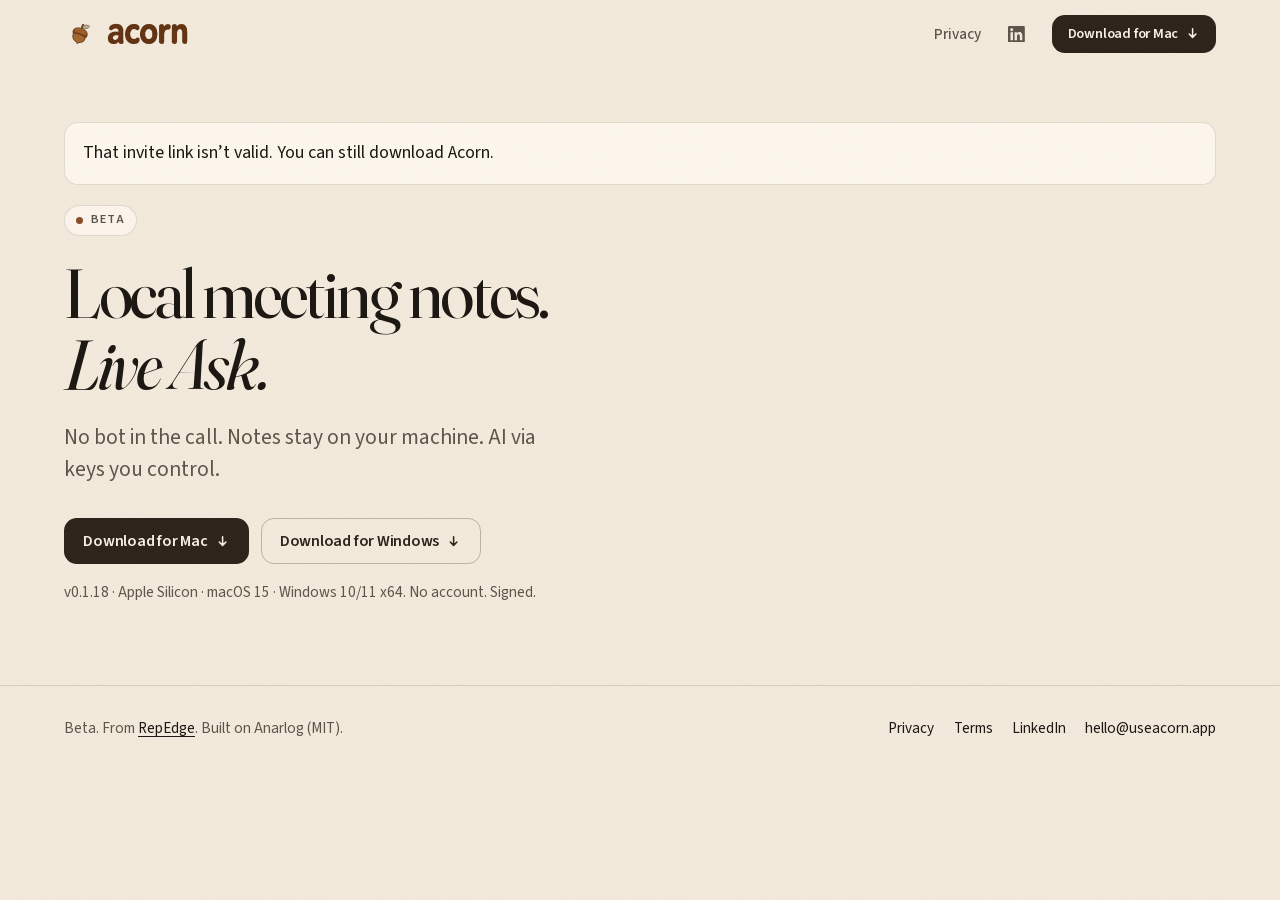
<file: r.html>
<!DOCTYPE html>
<html lang="en">
  <head>
    <meta charset="utf-8" />
    <meta name="viewport" content="width=device-width, initial-scale=1" />
    <title>You’ve been invited to Acorn</title>
    <meta name="robots" content="noindex, nofollow" />
    <meta
      name="description"
      content="Someone invited you to Acorn — local meeting notes with live transcription. Download for Mac, then enter the share code in Settings → Acorn Pro."
    />
    <meta name="theme-color" content="#f3eadc" />
    <meta name="color-scheme" content="light" />
    <meta name="application-name" content="Acorn" />
    <link rel="icon" href="/images/favicon.png" type="image/png" />
    <link rel="apple-touch-icon" href="/images/apple-touch.png" />
    <link rel="preload" href="/fonts/fraunces.woff2" as="font" type="font/woff2" crossorigin />
    <link rel="preload" href="/fonts/source-sans.woff2" as="font" type="font/woff2" crossorigin />
    <link rel="preload" href="/images/acorn-icon.png" as="image" />
    <link rel="preload" href="/images/wordmark.png" as="image" />
    <link rel="stylesheet" href="/styles.css?v=24" />
    <meta property="og:site_name" content="Acorn" />
    <meta property="og:locale" content="en_US" />
    <meta property="og:title" content="You’ve been invited to Acorn" />
    <meta
      property="og:description"
      content="Local meeting notes with live transcription. Download Acorn, then enter the share code in Settings → Acorn Pro."
    />
    <meta property="og:type" content="website" />
    <meta property="og:url" content="https://useacorn.app/" />
    <meta property="og:image" content="https://useacorn.app/images/og.jpg" />
    <meta property="og:image:width" content="1200" />
    <meta property="og:image:height" content="630" />
    <meta
      property="og:image:alt"
      content="Acorn — local meeting notes for Mac and Windows"
    />
    <meta name="twitter:card" content="summary_large_image" />
    <meta name="twitter:title" content="You’ve been invited to Acorn" />
    <meta
      name="twitter:description"
      content="Local meeting notes with live transcription. Download Acorn, then enter the share code in Settings → Acorn Pro."
    />
    <meta name="twitter:image" content="https://useacorn.app/images/og.jpg" />
    <script>
      (function () {
        var path = location.pathname.replace(/\/+$/, "") || "/";
        var match = path.match(/^\/r\/([0-9a-fA-F]{24})$/);
        var code = match ? match[1].toLowerCase() : "";
        window.__acornShare = code;
        if (!document.documentElement.getAttribute("data-invite")) {
          document.documentElement.setAttribute(
            "data-invite",
            code ? "valid" : "invalid"
          );
        }
      })();
    </script>
  </head>
  <body class="invite-page">
    <a class="skip" href="#main">Skip to content</a>
    <header class="site-header">
      <div class="wrap header-inner">
        <a class="brand" href="/" aria-label="Acorn home">
          <img class="brand-icon" src="/images/acorn-icon.png" alt="" width="256" height="256" />
          <img class="brand-wordmark" src="/images/wordmark.png" alt="" width="663" height="220" />
        </a>
        <nav class="header-nav">
          <a class="nav-link" href="/privacy.html">Privacy</a>
          <a
            class="nav-social"
            href="https://www.linkedin.com/company/useacorn/"
            target="_blank"
            rel="me noopener noreferrer"
            aria-label="Acorn on LinkedIn"
          >
            <svg viewBox="0 0 24 24" fill="currentColor" aria-hidden="true">
              <path d="M20.45 20.45h-3.56v-5.57c0-1.33-.03-3.04-1.85-3.04-1.85 0-2.14 1.45-2.14 2.94v5.67H9.35V9h3.41v1.56h.05c.48-.9 1.64-1.85 3.37-1.85 3.6 0 4.27 2.37 4.27 5.46v6.28zM5.34 7.43A2.06 2.06 0 1 1 5.33 3.3a2.06 2.06 0 0 1 .01 4.13zM7.12 20.45H3.56V9h3.56v11.45zM22.23 0H1.77C.79 0 0 .77 0 1.73v20.54C0 23.23.79 24 1.77 24h20.46c.98 0 1.77-.77 1.77-1.73V1.73C24 .77 23.21 0 22.23 0z"/>
            </svg>
          </a>
          <a class="btn btn-primary btn-sm header-cta" href="/downloads/acorn-mac.dmg?v=0.1.19" data-invite-download>
            <span class="cta-full">Download for Mac</span>
            <span class="cta-short">Download</span>
            <svg viewBox="0 0 16 16" fill="none" aria-hidden="true">
              <path d="M8 3v8M4.5 8.5 8 12l3.5-3.5" stroke="currentColor" stroke-width="1.6" stroke-linecap="round" stroke-linejoin="round"/>
            </svg>
          </a>
        </nav>
      </div>
    </header>

    <main id="main">
      <section class="wrap invite-hero invite-valid" data-invite-view="valid" hidden aria-labelledby="invite-title">
        <div class="invite-panel">
          <p class="kicker">Invite</p>
          <h1 id="invite-title">Someone invited you to <em>Acorn.</em></h1>
          <p class="lede">
            Local meeting notes with live transcription, no bot in the call.
          </p>
          <div class="share-code">
            <pre><code id="share-code" aria-label="Share code"></code></pre>
            <script>
              (function () {
                var el = document.getElementById("share-code");
                if (el && window.__acornShare) el.textContent = window.__acornShare;
              })();
            </script>
            <button class="btn btn-secondary" type="button" id="copy-share-code">Copy</button>
          </div>
          <div class="actions">
            <a class="btn btn-primary" href="/downloads/acorn-mac.dmg?v=0.1.19" data-invite-download>
              Download Acorn for Mac
              <svg viewBox="0 0 16 16" fill="none" aria-hidden="true">
                <path d="M8 3v8M4.5 8.5 8 12l3.5-3.5" stroke="currentColor" stroke-width="1.6" stroke-linecap="round" stroke-linejoin="round"/>
              </svg>
            </a>
            <a class="btn btn-secondary" href="/downloads/acorn-windows.exe?v=0.1.19" data-invite-download>
              Download for Windows
              <svg viewBox="0 0 16 16" fill="none" aria-hidden="true">
                <path d="M8 3v8M4.5 8.5 8 12l3.5-3.5" stroke="currentColor" stroke-width="1.6" stroke-linecap="round" stroke-linejoin="round"/>
              </svg>
            </a>
          </div>
          <p class="fine">
            Keep this page. Downloading doesn’t activate Pro — paste the code
            in Acorn after you install.
          </p>
        </div>
      </section>

      <hr class="rule invite-valid" data-invite-view="valid" hidden />

      <section class="wrap band invite-valid invite-steps" data-invite-view="valid" hidden aria-labelledby="invite-how">
        <h2 id="invite-how">Then finish in the app.</h2>
        <div class="timeline">
          <article class="moment">
            <p class="time">01</p>
            <div>
              <h3>Download and install Acorn</h3>
              <p>On Mac, open the DMG and drag Acorn into Applications. On Windows, run the installer.</p>
            </div>
          </article>
          <article class="moment">
            <p class="time">02</p>
            <div>
              <h3>Open Settings → Acorn Pro</h3>
              <p>Launch Acorn, then open Settings and go to Acorn Pro.</p>
            </div>
          </article>
          <article class="moment">
            <p class="time">03</p>
            <div>
              <h3>Paste this share code</h3>
              <p>Use Copy above, then paste it into the share code field.</p>
            </div>
          </article>
          <article class="moment">
            <p class="time">04</p>
            <div>
              <h3>Enter your work email</h3>
              <p>Not Gmail, Outlook, or iCloud. Qualifying happens in the app, not on this page.</p>
            </div>
          </article>
          <article class="moment">
            <p class="time">05</p>
            <div>
              <h3>You get 30 days of Pro</h3>
              <p>Pro starts after Acorn accepts the share code and work email.</p>
            </div>
          </article>
        </div>
        <p class="invite-foot">
          This also counts toward the person who shared the link. They need two
          work-email installs for a year of Pro. You don’t have to be coworkers.
        </p>
      </section>

      <section class="wrap invite-hero invite-invalid" data-invite-view="invalid" aria-labelledby="download-title">
        <div class="notice">
          <p>That invite link isn’t valid. You can still download Acorn.</p>
        </div>
        <p class="kicker"><span class="dot pulse" aria-hidden="true"></span> Beta</p>
        <h1 id="download-title">Local meeting notes.<br /><em>Live Ask.</em></h1>
        <p class="lede">
          No bot in the call. Notes stay on your machine. AI via keys you
          control.
        </p>
        <div class="actions">
          <a class="btn btn-primary" href="/downloads/acorn-mac.dmg?v=0.1.19">
            Download for Mac
            <svg viewBox="0 0 16 16" fill="none" aria-hidden="true">
              <path d="M8 3v8M4.5 8.5 8 12l3.5-3.5" stroke="currentColor" stroke-width="1.6" stroke-linecap="round" stroke-linejoin="round"/>
            </svg>
          </a>
          <a class="btn btn-secondary" href="/downloads/acorn-windows.exe?v=0.1.19">
            Download for Windows
            <svg viewBox="0 0 16 16" fill="none" aria-hidden="true">
              <path d="M8 3v8M4.5 8.5 8 12l3.5-3.5" stroke="currentColor" stroke-width="1.6" stroke-linecap="round" stroke-linejoin="round"/>
            </svg>
          </a>
        </div>
        <p class="fine">
          v<span class="acorn-version">0.1.18</span> · Apple Silicon · macOS 15 · Windows 10/11 x64.
          No account. Signed.
        </p>
      </section>
    </main>

    <footer class="site-footer">
      <div class="wrap footer-inner">
        <div class="footer-brand">
          <p>Beta. From <a href="https://repedge.ai" rel="noopener noreferrer">RepEdge</a>. Built on Anarlog (MIT).</p>
        </div>
        <nav class="footer-nav" aria-label="Footer">
          <a href="/privacy.html">Privacy</a>
          <a href="/terms.html">Terms</a>
          <a
            href="https://www.linkedin.com/company/useacorn/"
            target="_blank"
            rel="me noopener noreferrer"
            >LinkedIn</a>
          <a href="mailto:hello@useacorn.app">hello@useacorn.app</a>
        </nav>
      </div>
    </footer>
    <p class="invite-toast" id="invite-toast" role="status" aria-live="polite"></p>
    <script src="/script.js?v=20"></script>
    <script src="/r.js?v=2"></script>
  </body>
</html>
</file>
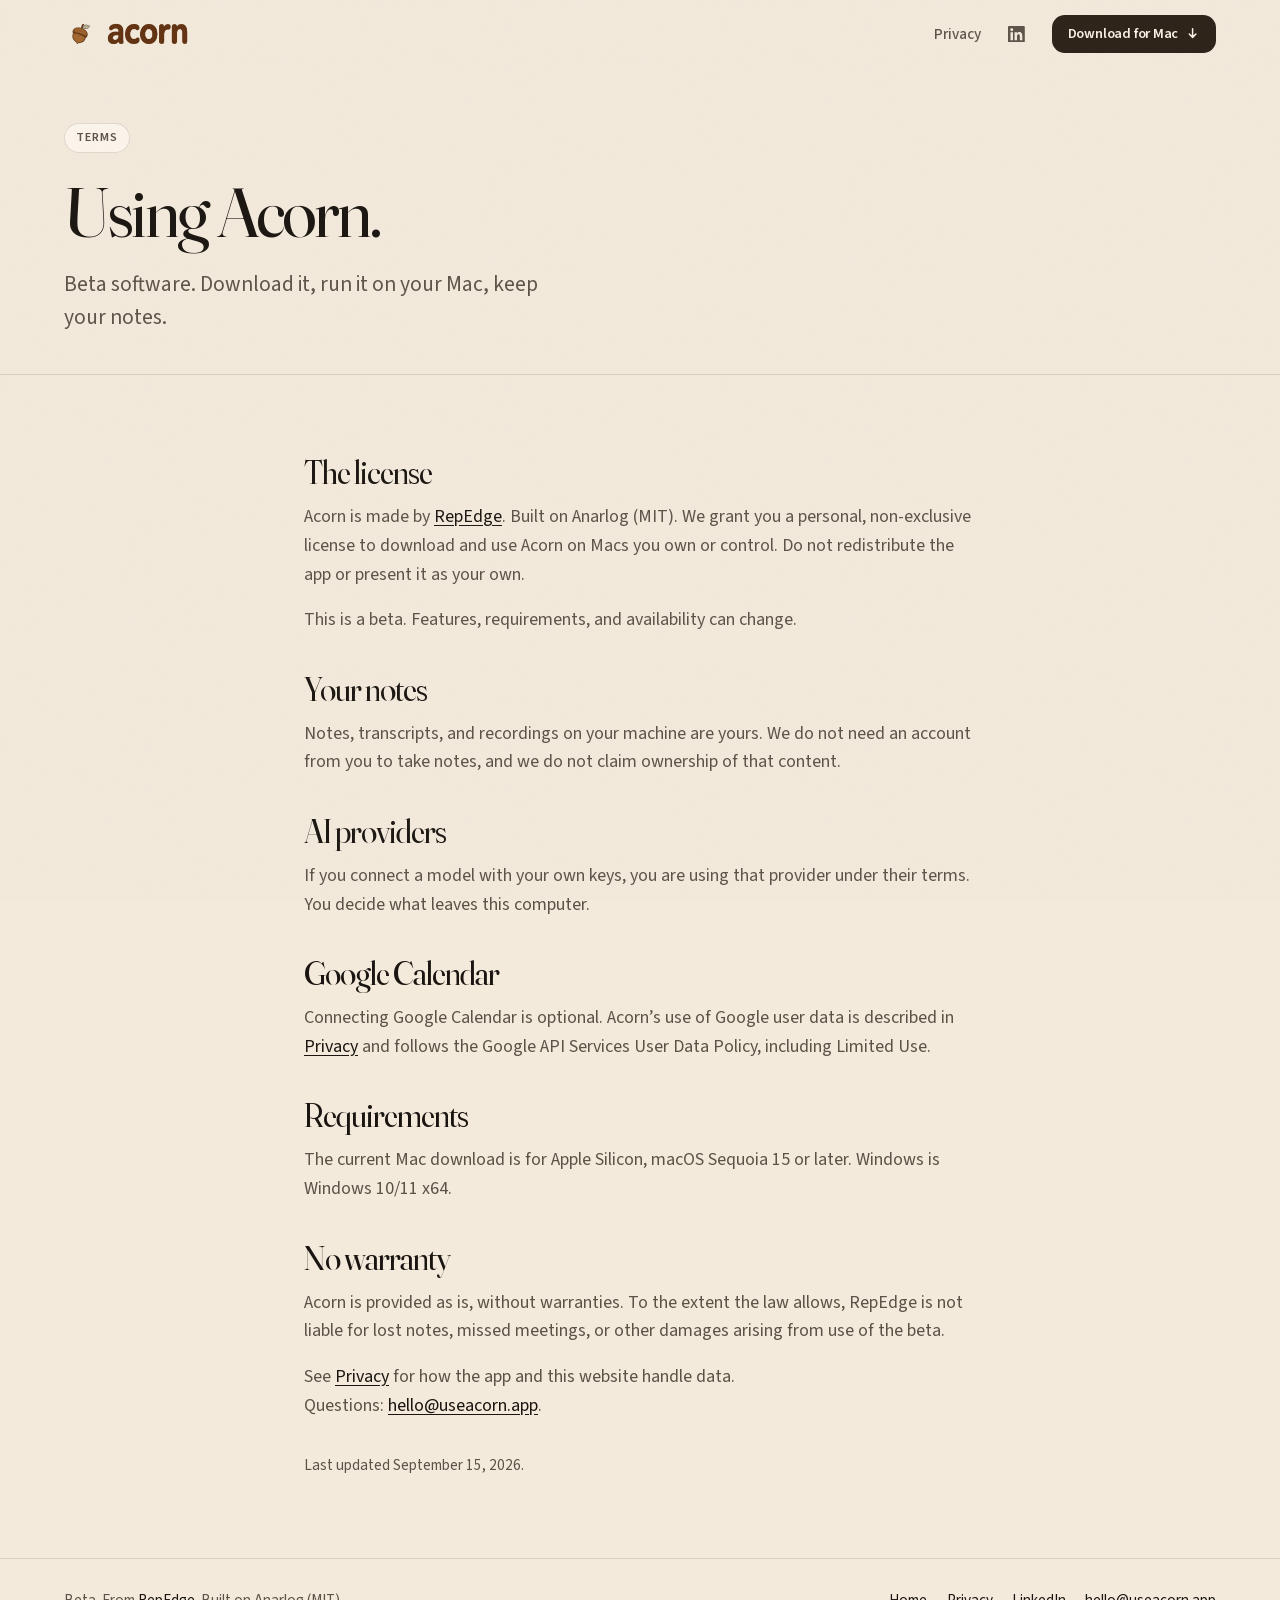
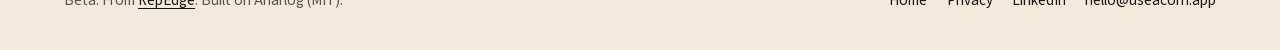
<file: terms.html>
<!DOCTYPE html>
<html lang="en">
  <head>
    <meta charset="utf-8" />
    <meta name="viewport" content="width=device-width, initial-scale=1" />
    <title>Terms — Acorn</title>
    <meta
      name="description"
      content="Terms for downloading and using Acorn, the local meeting notes app for Mac and Windows."
    />
    <meta name="theme-color" content="#f3eadc" />
    <meta name="color-scheme" content="light" />
    <link rel="canonical" href="https://useacorn.app/terms.html" />
    <link rel="icon" href="/images/favicon.png" type="image/png" />
    <link rel="apple-touch-icon" href="/images/apple-touch.png" />
    <link rel="stylesheet" href="/styles.css?v=22" />
    <meta property="og:site_name" content="Acorn" />
    <meta property="og:locale" content="en_US" />
    <meta property="og:title" content="Terms — Acorn" />
    <meta
      property="og:description"
      content="Terms for downloading and using Acorn, the local meeting notes app for Mac and Windows."
    />
    <meta property="og:type" content="website" />
    <meta property="og:url" content="https://useacorn.app/terms.html" />
    <meta property="og:image" content="https://useacorn.app/images/og.jpg" />
    <meta property="og:image:width" content="1200" />
    <meta property="og:image:height" content="630" />
    <meta
      property="og:image:alt"
      content="Acorn — local meeting notes for Mac and Windows"
    />
    <meta name="twitter:card" content="summary_large_image" />
    <meta name="twitter:title" content="Terms — Acorn" />
    <meta
      name="twitter:description"
      content="Terms for downloading and using Acorn, the local meeting notes app for Mac and Windows."
    />
    <meta name="twitter:image" content="https://useacorn.app/images/og.jpg" />
    <script type="application/ld+json">
      {
        "@context": "https://schema.org",
        "@type": "WebPage",
        "name": "Terms — Acorn",
        "url": "https://useacorn.app/terms.html",
        "dateModified": "2026-09-15",
        "isPartOf": { "@id": "https://useacorn.app/#website" },
        "about": { "@id": "https://useacorn.app/#app" }
      }
    </script>
  </head>
  <body class="legal-page">
    <a class="skip" href="#main">Skip to content</a>
    <header class="site-header">
      <div class="wrap header-inner">
        <a class="brand" href="/" aria-label="Acorn home">
          <img class="brand-icon" src="/images/acorn-icon.png" alt="" width="256" height="256" />
          <img class="brand-wordmark" src="/images/wordmark.png" alt="" width="663" height="220" />
        </a>
        <nav class="header-nav">
          <a class="nav-link" href="/privacy.html">Privacy</a>
          <a
            class="nav-social"
            href="https://www.linkedin.com/company/useacorn/"
            target="_blank"
            rel="me noopener noreferrer"
            aria-label="Acorn on LinkedIn"
          >
            <svg viewBox="0 0 24 24" fill="currentColor" aria-hidden="true">
              <path d="M20.45 20.45h-3.56v-5.57c0-1.33-.03-3.04-1.85-3.04-1.85 0-2.14 1.45-2.14 2.94v5.67H9.35V9h3.41v1.56h.05c.48-.9 1.64-1.85 3.37-1.85 3.6 0 4.27 2.37 4.27 5.46v6.28zM5.34 7.43A2.06 2.06 0 1 1 5.33 3.3a2.06 2.06 0 0 1 .01 4.13zM7.12 20.45H3.56V9h3.56v11.45zM22.23 0H1.77C.79 0 0 .77 0 1.73v20.54C0 23.23.79 24 1.77 24h20.46c.98 0 1.77-.77 1.77-1.73V1.73C24 .77 23.21 0 22.23 0z"/>
            </svg>
          </a>
          <a class="btn btn-primary btn-sm header-cta" href="/downloads/acorn-mac.dmg?v=0.1.19">
            <span class="cta-full">Download for Mac</span>
            <span class="cta-short">Download</span>
            <svg viewBox="0 0 16 16" fill="none" aria-hidden="true">
              <path d="M8 3v8M4.5 8.5 8 12l3.5-3.5" stroke="currentColor" stroke-width="1.6" stroke-linecap="round" stroke-linejoin="round"/>
            </svg>
          </a>
        </nav>
      </div>
    </header>

    <main id="main">
      <section class="wrap hero">
        <p class="kicker">Terms</p>
        <h1>Using Acorn.</h1>
        <p class="lede">
          Beta software. Download it, run it on your Mac, keep your
          notes.
        </p>
      </section>

      <hr class="rule" />

      <section class="wrap band prose">
        <h2>The license</h2>
        <p>
          Acorn is made by
          <a href="https://repedge.ai" rel="noopener noreferrer">RepEdge</a>.
          Built on Anarlog (MIT).
          We grant you a personal, non-exclusive license to download and use
          Acorn on Macs you own or control. Do not redistribute the app or
          present it as your own.
        </p>
        <p>
          This is a beta. Features, requirements, and availability can
          change.
        </p>

        <h2>Your notes</h2>
        <p>
          Notes, transcripts, and recordings on your machine are yours. We do
          not need an account from you to take notes, and we do not claim
          ownership of that content.
        </p>

        <h2>AI providers</h2>
        <p>
          If you connect a model with your own keys, you are using that
          provider under their terms. You decide what leaves this computer.
        </p>

        <h2>Google Calendar</h2>
        <p>
          Connecting Google Calendar is optional. Acorn’s use of Google user
          data is described in
          <a href="/privacy.html#google">Privacy</a>
          and follows the Google API Services User Data Policy, including
          Limited Use.
        </p>

        <h2>Requirements</h2>
        <p>
          The current Mac download is for Apple Silicon, macOS Sequoia 15 or
          later. Windows is Windows 10/11 x64.
        </p>

        <h2>No warranty</h2>
        <p>
          Acorn is provided as is, without warranties. To the extent the law
          allows, RepEdge is not liable for lost notes, missed meetings, or
          other damages arising from use of the beta.
        </p>
        <p>
          See
          <a href="/privacy.html">Privacy</a>
          for how the app and this website handle data. Questions:
          <a href="mailto:hello@useacorn.app">hello@useacorn.app</a>.
        </p>
        <p class="updated">Last updated September 15, 2026.</p>
      </section>
    </main>

    <footer class="site-footer">
      <div class="wrap footer-inner">
        <div class="footer-brand">
          <p>Beta. From <a href="https://repedge.ai" rel="noopener noreferrer">RepEdge</a>. Built on Anarlog (MIT).</p>
        </div>
        <nav class="footer-nav" aria-label="Footer">
          <a href="/">Home</a>
          <a href="/privacy.html">Privacy</a>
          <a
            href="https://www.linkedin.com/company/useacorn/"
            target="_blank"
            rel="me noopener noreferrer"
            >LinkedIn</a>
          <a href="mailto:hello@useacorn.app">hello@useacorn.app</a>
        </nav>
      </div>
    </footer>
    <script src="/script.js?v=20"></script>
  </body>
</html>
</file>
<file: styles.css>
@font-face {
  font-family: "Fraunces";
  font-style: normal;
  font-weight: 400 600;
  font-display: swap;
  src: url("/fonts/fraunces.woff2") format("woff2");
}

@font-face {
  font-family: "Fraunces";
  font-style: italic;
  font-weight: 400 500;
  font-display: swap;
  src: url("/fonts/fraunces-italic.woff2") format("woff2");
}

@font-face {
  font-family: "Source Sans 3";
  font-style: normal;
  font-weight: 400 600;
  font-display: swap;
  src: url("/fonts/source-sans.woff2") format("woff2");
}

@font-face {
  font-family: "Source Sans 3";
  font-style: italic;
  font-weight: 400;
  font-display: swap;
  src: url("/fonts/source-sans-italic.woff2") format("woff2");
}

:root {
  --paper: #f3eadc;
  --paper-2: #e8dcc8;
  --sheet: #fffaf2;
  --ink: #1a1510;
  --ink-2: #5c5348;
  --rule: rgba(58, 42, 24, 0.14);
  --oak: #2c2118;
  --oak-hover: #3d2e22;
  --copper: #8a4b2a;
  --cream: #f7f1e6;
  --disabled: #cfc3b0;
  --disabled-text: #7a7064;
  --serif: "Fraunces", "Iowan Old Style", Palatino, Georgia, serif;
  --sans: "Source Sans 3", ui-sans-serif, system-ui, sans-serif;
  --wide: 72rem;
  --gutter: clamp(1.25rem, 4vw, 2.5rem);
  --header: 4.25rem;
}

*,
*::before,
*::after {
  box-sizing: border-box;
}

html {
  -webkit-text-size-adjust: 100%;
  scroll-behavior: smooth;
  hanging-punctuation: first last;
}

@media (prefers-reduced-motion: reduce) {
  html {
    scroll-behavior: auto;
  }

  *,
  *::before,
  *::after {
    animation: none !important;
    transition: none !important;
  }

  .pulse {
    animation: none !important;
    opacity: 1 !important;
  }

  .card:hover,
  .btn:hover {
    transform: none;
  }
}

body {
  margin: 0;
  min-height: 100vh;
  font-family: var(--sans);
  font-size: 1.125rem;
  font-weight: 400;
  line-height: 1.6;
  color: var(--ink);
  background: var(--paper);
  text-rendering: optimizeLegibility;
  -webkit-font-smoothing: antialiased;
  font-kerning: normal;
}

body::before {
  content: "";
  pointer-events: none;
  position: fixed;
  inset: 0;
  z-index: 80;
  opacity: 0.045;
  background-image: url("data:image/svg+xml,%3Csvg xmlns='http://www.w3.org/2000/svg' width='180' height='180'%3E%3Cfilter id='n'%3E%3CfeTurbulence type='fractalNoise' baseFrequency='.85' numOctaves='4' stitchTiles='stitch'/%3E%3C/filter%3E%3Crect width='100%25' height='100%25' filter='url(%23n)'/%3E%3C/svg%3E");
}

::selection {
  background: #d7b48a;
  color: var(--ink);
}

a {
  color: inherit;
}

:focus-visible {
  outline: 2px solid var(--ink);
  outline-offset: 3px;
}

.skip {
  position: absolute;
  left: 0.75rem;
  top: -4rem;
  z-index: 100;
  padding: 0.5rem 0.8rem;
  background: var(--oak);
  color: var(--paper);
  border-radius: 0.4rem;
  text-decoration: none;
  font-size: 0.95rem;
}

.skip:focus {
  top: 0.75rem;
}

.wrap {
  width: min(100% - (var(--gutter) * 2), var(--wide));
  margin-inline: auto;
}

.site-header {
  position: sticky;
  top: 0;
  z-index: 40;
  height: var(--header);
  border-bottom: 1px solid transparent;
  background: color-mix(in srgb, var(--paper) 86%, transparent);
  backdrop-filter: blur(16px);
  -webkit-backdrop-filter: blur(16px);
  transition: border-color 0.2s ease, background 0.2s ease;
}

.site-header.is-scrolled {
  border-bottom-color: var(--rule);
  background: var(--paper);
}

.header-inner {
  display: flex;
  align-items: center;
  justify-content: space-between;
  gap: 1rem;
  height: var(--header);
}

.brand {
  display: inline-flex;
  align-items: center;
  gap: 0.45rem;
  line-height: 0;
  text-decoration: none;
}

.brand-icon {
  display: block;
  width: 2rem;
  height: 2rem;
  flex-shrink: 0;
}

.brand-wordmark {
  display: block;
  height: 1.85rem;
  width: auto;
  max-height: 1.85rem;
}

.header-nav {
  display: flex;
  align-items: center;
  gap: 0.85rem 1.15rem;
}

.nav-link {
  color: var(--ink-2);
  font-size: 0.95rem;
  font-weight: 500;
  text-decoration: none;
  transition: color 0.15s ease;
}

.nav-link:hover,
.nav-link[aria-current="page"] {
  color: var(--ink);
}

.nav-social {
  display: grid;
  place-items: center;
  width: 2.15rem;
  height: 2.15rem;
  flex-shrink: 0;
  color: var(--ink-2);
  border-radius: 0.55rem;
  text-decoration: none;
  transition: color 0.15s ease, background 0.15s ease;
}

.nav-social:hover {
  color: var(--ink);
  background: color-mix(in srgb, var(--oak) 8%, transparent);
}

.nav-social svg {
  display: block;
  width: 1.05rem;
  height: 1.05rem;
}

.btn {
  display: inline-flex;
  align-items: center;
  justify-content: center;
  gap: 0.45rem;
  min-height: 2.85rem;
  padding: 0.65rem 1.15rem;
  border: 1px solid transparent;
  border-radius: 0.8rem;
  font-family: var(--sans);
  font-size: 1rem;
  font-weight: 600;
  letter-spacing: -0.015em;
  line-height: 1;
  text-decoration: none;
  cursor: pointer;
  transition: background 0.15s ease, transform 0.15s ease, color 0.15s ease, border-color 0.15s ease;
}

.btn:hover {
  transform: translateY(-1px);
}

.btn:active {
  transform: translateY(0);
}

.btn svg {
  width: 0.95rem;
  height: 0.95rem;
}

.btn-primary {
  background: var(--oak);
  color: var(--cream);
}

.btn-primary:hover {
  background: var(--oak-hover);
}

.btn-sm {
  min-height: 2.35rem;
  padding: 0.45rem 0.9rem;
  font-size: 0.9rem;
}

.cta-short {
  display: none;
}

.btn-secondary {
  background: transparent;
  color: var(--oak);
  border-color: color-mix(in srgb, var(--oak) 28%, transparent);
}

.btn-secondary:hover {
  background: color-mix(in srgb, var(--oak) 8%, transparent);
}

.btn-disabled,
.btn:disabled {
  background: var(--disabled);
  color: var(--disabled-text);
  cursor: not-allowed;
}

.hero {
  display: block;
  padding: clamp(2rem, 6vh, 4.25rem) 0 0;
  min-height: 0;
}

.hero-scene {
  position: relative;
}

.hero-scene .wrap {
  width: min(100% - (var(--gutter) * 2), 78rem);
}

.hero-grid {
  display: grid;
  grid-template-columns: minmax(20rem, 1fr) minmax(0, 1.18fr);
  grid-template-rows: minmax(calc(100svh - var(--header)), auto) auto;
  column-gap: clamp(1.35rem, 3.2vw, 3.25rem);
  row-gap: 0;
  align-items: start;
  padding-bottom: clamp(2.75rem, 7vh, 5rem);
}

.hero-copy {
  --hero-pad: clamp(1.75rem, 8vh, 4.75rem);
  grid-column: 1;
  grid-row: 1;
  display: flex;
  flex-direction: column;
  align-items: flex-start;
  justify-content: flex-start;
  padding: var(--hero-pad) 0 1.75rem;
}

.hero-copy h1 {
  font-size: clamp(2.35rem, 3.2vw + 0.85rem, 4.35rem);
  max-width: none;
  line-height: 1.04;
}

.hero-copy .lede {
  max-width: 22.5rem;
  margin-top: 1.1rem;
}

.hero-copy .kicker {
  margin-bottom: 0.95rem;
}

.hero-copy .actions {
  flex-direction: column;
  align-items: flex-start;
  margin-top: 1.45rem;
  gap: 0.55rem;
}

.hero-copy .btn {
  min-width: 14.25rem;
}

.hero-copy .fine-stack {
  margin-top: 0.8rem;
}

.hero-copy .fine-stack .fine {
  margin-top: 0;
  font-size: 0.88rem;
  line-height: 1.45;
}

.hero-pin {
  --hero-pad: clamp(1.75rem, 8vh, 4.75rem);
  grid-column: 2;
  grid-row: 1 / span 2;
  position: sticky;
  top: var(--header);
  z-index: 1;
  align-self: start;
  display: flex;
  align-items: flex-start;
  height: calc(100svh - var(--header));
  padding: var(--hero-pad) 0 1.5rem;
  pointer-events: none;
}

.hero-props {
  grid-column: 1;
  grid-row: 2;
  padding: 0.25rem 0 2.5rem;
}

.hero-props .statement {
  max-width: 12ch;
  font-size: clamp(2.1rem, 4vw, 3.25rem);
}

.hero-props .grid-3 {
  grid-template-columns: 1fr;
  margin-top: 1.75rem;
}

.hero-stage {
  --hero-p: 0;
  position: relative;
  width: 100%;
  transform: scale(calc(1 - (var(--hero-p) * 0.12)));
  transform-origin: left top;
}

.hero-notes {
  position: relative;
  z-index: 1;
  display: block;
  width: 100%;
  max-width: 100%;
  max-height: calc(100svh - var(--header) - var(--hero-pad) - 2.25rem);
  height: auto;
  object-fit: contain;
  object-position: left top;
  border-radius: 0.9rem;
  box-shadow:
    0 1px 0 rgba(58, 42, 24, 0.05),
    0 22px 48px -28px rgba(58, 42, 24, 0.38);
}

.hero-stage.is-live .hero-notes {
  width: 88%;
}

.hero-call {
  position: absolute;
  z-index: 3;
  right: 0;
  bottom: 2.5%;
  width: 56%;
  height: auto;
  aspect-ratio: 16 / 9;
  display: block;
  margin: 0;
  border: 0;
  border-radius: 0.55rem;
  background: #1a1510;
  object-fit: cover;
  object-position: center;
  pointer-events: none;
  opacity: 0;
  box-shadow:
    0 1px 0 rgba(0, 0, 0, 0.18),
    0 18px 36px -18px rgba(26, 21, 16, 0.55);
}

.hero-stage.is-live .hero-call {
  opacity: 1;
}

.kicker {
  display: inline-flex;
  align-items: center;
  gap: 0.45rem;
  width: max-content;
  margin: 0 0 1.4rem;
  padding: 0.28rem 0.7rem;
  border: 1px solid var(--rule);
  border-radius: 999px;
  background: color-mix(in srgb, var(--sheet) 70%, transparent);
  font-size: 0.78rem;
  font-weight: 600;
  letter-spacing: 0.08em;
  text-transform: uppercase;
  color: var(--ink-2);
}

.dot {
  width: 0.45rem;
  height: 0.45rem;
  border-radius: 50%;
  background: var(--copper);
}

.pulse {
  animation: pulse 2.2s ease-in-out infinite;
}

@keyframes pulse {
  0%,
  100% {
    opacity: 1;
    transform: scale(1);
  }
  50% {
    opacity: 0.45;
    transform: scale(0.82);
  }
}

h1,
h2,
.display {
  margin: 0;
  font-family: var(--serif);
  font-weight: 400;
  letter-spacing: -0.035em;
  line-height: 1.02;
  font-optical-sizing: auto;
  font-synthesis: none;
  text-wrap: balance;
}

p,
li {
  text-wrap: pretty;
}

h1 {
  font-size: clamp(3.1rem, 7.4vw, 5.6rem);
  max-width: 9.5ch;
}

h1 em {
  font-style: italic;
  font-weight: 400;
}

h2 {
  font-size: clamp(2.15rem, 4.6vw, 3.6rem);
  scroll-margin-top: calc(var(--header) + 0.75rem);
}

.lede {
  margin: 1.35rem 0 0;
  max-width: 28rem;
  color: var(--ink-2);
  font-size: clamp(1.15rem, 2vw, 1.35rem);
  line-height: 1.5;
}

.actions {
  display: flex;
  flex-wrap: wrap;
  gap: 0.7rem;
  margin-top: 2rem;
}

.fine {
  margin: 1rem 0 0;
  font-size: 0.95rem;
  color: var(--ink-2);
}

.fine-stack {
  margin-top: 1rem;
}

.fine-stack .fine {
  margin: 0.35rem 0 0;
}

.fine-stack .fine:first-child {
  margin-top: 0;
}

.band {
  padding: clamp(3.5rem, 9vh, 6.5rem) 0;
}

.band-tight {
  padding-block: clamp(2.75rem, 7vh, 4.5rem);
}

.rule {
  height: 1px;
  margin: 0;
  border: 0;
  background: var(--rule);
}

.statement {
  max-width: 16ch;
  font-size: clamp(2.6rem, 6vw, 5rem);
}

.statement-sub {
  margin: 1.25rem 0 0;
  max-width: 36rem;
  color: var(--ink-2);
  font-size: 1.2rem;
}

.grid-3 {
  display: grid;
  grid-template-columns: repeat(3, minmax(0, 1fr));
  gap: 1.25rem;
  margin-top: 2.5rem;
}

.card {
  padding: 1.5rem 1.45rem 1.6rem;
  background: var(--sheet);
  border: 1px solid var(--rule);
  border-radius: 0.95rem;
  transition: border-color 0.2s ease, box-shadow 0.2s ease, transform 0.2s ease;
}

.card:hover {
  border-color: color-mix(in srgb, var(--oak) 22%, transparent);
  box-shadow: 0 18px 36px -28px rgba(58, 42, 24, 0.35);
  transform: translateY(-2px);
}

.card h3 {
  margin: 0.85rem 0 0;
  font-family: var(--serif);
  font-size: 1.55rem;
  font-weight: 500;
  letter-spacing: -0.03em;
  line-height: 1.15;
}

.card p {
  margin: 0.55rem 0 0;
  color: var(--ink-2);
  font-size: 1.02rem;
}

.card-icon {
  display: grid;
  place-items: center;
  width: 2.4rem;
  height: 2.4rem;
  border-radius: 0.7rem;
  background: var(--oak);
  color: var(--cream);
}

.card-icon svg {
  width: 1.15rem;
  height: 1.15rem;
}

.timeline {
  display: grid;
  gap: 0;
  margin-top: 2.5rem;
  border-top: 1px solid var(--rule);
}

.moment {
  display: grid;
  grid-template-columns: 5.25rem minmax(0, 1fr);
  gap: 1.35rem;
  align-items: start;
  padding: 1.45rem 0 1.5rem;
  border-bottom: 1px solid var(--rule);
}

.time {
  margin: 0.28rem 0 0;
  font-family: var(--sans);
  font-style: normal;
  font-size: 0.86rem;
  font-weight: 600;
  letter-spacing: 0.01em;
  font-variant-numeric: tabular-nums lining-nums;
  line-height: 1.3;
  color: var(--oak);
}

.moment h3 {
  margin: 0;
  font-family: var(--serif);
  font-size: clamp(1.28rem, 2vw, 1.5rem);
  font-weight: 500;
  letter-spacing: -0.02em;
  line-height: 1.28;
}

.moment p {
  margin: 0.5rem 0 0;
  max-width: 38rem;
  color: var(--ink-2);
  font-size: 1.06rem;
  line-height: 1.55;
}

.ask-stage {
  display: grid;
  grid-template-columns: minmax(0, 0.9fr) minmax(0, 1.1fr);
  gap: clamp(2rem, 5vw, 4rem);
  align-items: center;
}

.ask-visual {
  position: relative;
  min-width: 0;
}

.ask-visual.is-live {
  margin-bottom: 0.75rem;
}

.ask-panel {
  position: relative;
  z-index: 1;
  min-height: 16.5rem;
  padding: 1.8rem 1.7rem;
  background: var(--sheet);
  border: 1px solid rgba(58, 42, 24, 0.1);
  border-radius: 1.1rem;
  box-shadow: 0 24px 50px -28px rgba(58, 42, 24, 0.35);
}

.ask-visual.is-live .ask-panel {
  width: 100%;
  min-height: 18.75rem;
  padding: 1.75rem 42% 1.75rem 1.7rem;
}

.ask-call {
  position: absolute;
  z-index: 3;
  right: 0;
  top: 50%;
  bottom: auto;
  width: auto;
  height: 94%;
  max-height: 22rem;
  aspect-ratio: 1080 / 1620;
  display: block;
  margin: 0;
  border: 0;
  border-radius: 0.85rem;
  background: #111;
  object-fit: cover;
  object-position: center;
  pointer-events: none;
  opacity: 0;
  transform: translateY(-50%);
  box-shadow:
    0 1px 0 rgba(0, 0, 0, 0.18),
    0 18px 36px -18px rgba(26, 21, 16, 0.55);
}

.ask-visual.is-live .ask-call {
  opacity: 1;
}

.ask-visual.is-live + .cta-mascot {
  display: none;
}

.ask-panel .eyebrow {
  margin: 0 0 1.1rem;
  font-size: 0.75rem;
  font-weight: 600;
  letter-spacing: 0.1em;
  text-transform: uppercase;
  color: var(--copper);
}

.ask-panel .q {
  min-height: 3.4rem;
  margin: 0;
  font-family: var(--serif);
  font-style: italic;
  font-size: clamp(1.45rem, 2.4vw, 1.9rem);
  letter-spacing: -0.03em;
  line-height: 1.2;
}

.ask-panel .q::after {
  content: "▍";
  color: var(--copper);
  animation: blink 1s steps(1) infinite;
}

.ask-panel .a {
  min-height: 4.4rem;
  margin: 1.1rem 0 0;
  padding-top: 1.1rem;
  border-top: 1px solid var(--rule);
  color: var(--ink-2);
  font-size: 1.08rem;
  line-height: 1.45;
  opacity: 0.35;
  transition: opacity 0.35s ease;
}

.ask-panel .a.is-in {
  opacity: 1;
}

@keyframes blink {
  50% {
    opacity: 0;
  }
}

.split-copy p {
  margin: 1.1rem 0 0;
  max-width: 34rem;
  color: var(--ink-2);
  font-size: 1.15rem;
}

.built {
  display: flex;
  flex-wrap: wrap;
  gap: 0.5rem 2rem;
  align-items: baseline;
}

.built p {
  margin: 0;
  max-width: 36rem;
  color: var(--ink-2);
}

.cta-mascot {
  grid-column: 2;
  justify-self: end;
  align-self: end;
  width: min(7.5rem, 42%);
  height: auto;
  margin: 0.25rem 0.15rem -1.35rem 0;
  display: block;
  user-select: none;
  pointer-events: none;
  z-index: 4;
}

.faq {
  display: grid;
  grid-template-columns: repeat(2, minmax(0, 1fr));
  gap: 1rem;
  margin-top: 2.5rem;
}

.faq article {
  padding: 1.2rem 1.25rem 1.3rem;
  background: color-mix(in srgb, var(--sheet) 78%, transparent);
  border: 1px solid var(--rule);
  border-radius: 0.95rem;
}

.faq h3 {
  margin: 0;
  font-family: var(--serif);
  font-size: 1.35rem;
  font-weight: 500;
  letter-spacing: -0.03em;
  line-height: 1.2;
}

.faq p {
  margin: 0.4rem 0 0;
  color: var(--ink-2);
  font-size: 1.02rem;
}

.faq a {
  color: var(--ink);
  text-underline-offset: 0.18em;
}

.cta-band {
  position: relative;
  background: var(--oak);
  color: var(--cream);
}

.cta-band h2 {
  max-width: 12ch;
}

.cta-band p {
  margin: 1rem 0 0;
  max-width: 32rem;
  color: color-mix(in srgb, var(--cream) 72%, transparent);
}

.cta-band .btn-primary {
  background: var(--cream);
  color: var(--oak);
}

.cta-band .btn-primary:hover {
  background: #fff;
}

.cta-band .btn-secondary {
  background: transparent;
  color: var(--cream);
  border-color: color-mix(in srgb, var(--cream) 40%, transparent);
}

.cta-band .btn-secondary:hover {
  background: color-mix(in srgb, var(--cream) 12%, transparent);
}

.cta-band .btn-disabled,
.cta-band .btn:disabled {
  background: transparent;
  color: color-mix(in srgb, var(--cream) 55%, transparent);
  border-color: color-mix(in srgb, var(--cream) 22%, transparent);
}

.cta-band .actions {
  margin-top: 1.75rem;
}

.cta-band .fine {
  color: color-mix(in srgb, var(--cream) 60%, transparent);
}

.site-footer {
  padding: 1.85rem 0 2.35rem;
  border-top: 1px solid var(--rule);
  color: var(--ink-2);
  font-size: 0.95rem;
}

.footer-inner {
  display: flex;
  flex-wrap: wrap;
  gap: 1rem 1.75rem;
  justify-content: space-between;
  align-items: center;
}

.footer-brand p {
  margin: 0;
}

.site-footer a {
  color: var(--ink);
  text-underline-offset: 0.18em;
}

.footer-nav {
  display: flex;
  flex-wrap: wrap;
  gap: 0.55rem 1.2rem;
}

.footer-nav a {
  text-decoration: none;
}

.footer-nav a:hover {
  text-decoration: underline;
}

.legal-page .hero {
  display: block;
  min-height: 0;
  padding-bottom: 2.5rem;
}

.legal-page h1 {
  max-width: 12ch;
  font-size: clamp(2.8rem, 6vw, 4.4rem);
}

.legal-page .lede {
  max-width: 36rem;
}

.prose {
  max-width: 42rem;
}

.legal-page .prose h2 {
  font-size: clamp(1.55rem, 3vw, 2.05rem);
  margin: 2.35rem 0 0.85rem;
  letter-spacing: -0.03em;
}

.legal-page .prose h2:first-child {
  margin-top: 0;
}

.legal-page .prose h3 {
  font-family: var(--serif);
  font-size: 1.2rem;
  font-weight: 500;
  letter-spacing: -0.03em;
  line-height: 1.3;
  margin: 1.7rem 0 0.5rem;
  color: var(--ink);
  scroll-margin-top: calc(var(--header) + 0.75rem);
}

.prose p,
.prose li {
  margin: 0 0 1.05rem;
  color: var(--ink-2);
}

.prose ul {
  margin: 0 0 1.05rem;
  padding-left: 1.15rem;
}

.prose li {
  margin-bottom: 0.45rem;
}

.prose a {
  color: var(--ink);
  text-underline-offset: 0.18em;
}

.toc {
  margin: 0 0 0.5rem;
  padding: 1rem 1.2rem;
  list-style: none;
  background: color-mix(in srgb, var(--sheet) 78%, transparent);
  border: 1px solid var(--rule);
  border-radius: 0.95rem;
}

.toc li {
  margin: 0;
  padding: 0.28rem 0;
}

.toc a {
  text-decoration: none;
}

.toc a:hover {
  text-decoration: underline;
}

.notice {
  margin: 0 0 1.25rem;
  padding: 1rem 1.15rem;
  border: 1px solid var(--rule);
  border-radius: 0.85rem;
  background: color-mix(in srgb, var(--sheet) 78%, transparent);
}

.notice p {
  margin: 0;
  color: var(--ink);
}

.prose p:last-child,
.prose ul:last-child,
.prose .notice:last-child {
  margin-bottom: 0;
}

.updated {
  margin-top: 2rem !important;
  font-size: 0.95rem;
}

.error-page {
  min-height: 100svh;
  display: flex;
  flex-direction: column;
}

.error-page .hero {
  display: block;
  flex: 1;
  min-height: 0;
  padding-bottom: 3rem;
}

.error-mascot {
  display: block;
  width: 6.75rem;
  height: auto;
  margin: 0 0 1.35rem;
}

.reveal {
  animation: reveal both linear;
  animation-timeline: view();
  animation-range: entry 0% cover 32%;
}

@keyframes reveal {
  from {
    opacity: 0;
    transform: translateY(1.15rem);
  }
  to {
    opacity: 1;
    transform: none;
  }
}

@media (max-width: 860px) {
  .ask-stage,
  .grid-3,
  .faq {
    grid-template-columns: 1fr;
  }

  h1 {
    max-width: none;
  }

  .nav-link {
    display: none;
  }

  .header-nav {
    gap: 0.45rem;
  }

  .header-cta {
    display: inline-flex;
  }

  .cta-full {
    display: none;
  }

  .cta-short {
    display: inline;
  }

  .cta-mascot {
    grid-column: 1;
    width: 6.25rem;
    margin: 0.15rem 0 -1rem;
  }

  .ask-visual.is-live + .cta-mascot {
    display: none;
  }
}

@media (max-width: 699px) {
  .hero-grid {
    grid-template-columns: 1fr;
    grid-template-rows: auto;
    padding-bottom: clamp(2.5rem, 6vh, 4rem);
  }

  .hero-copy,
  .hero-pin,
  .hero-props {
    grid-column: 1;
    grid-row: auto;
  }

  .hero-copy {
    display: flex;
    padding: clamp(1.35rem, 3.5vh, 2rem) 0 1.1rem;
  }

  .hero-copy h1 {
    font-size: clamp(2.65rem, 11vw, 3.6rem);
  }

  .hero-copy .lede {
    font-size: 1.08rem;
  }

  .hero-copy .btn {
    width: 100%;
    min-width: 0;
  }

  .hero-copy .fine-stack .fine {
    font-size: 0.82rem;
  }

  .hero-pin {
    position: static;
    height: auto;
    margin: 0 0 2.1rem;
    padding: 0;
    display: block;
  }

  .hero-stage {
    transform: none;
    width: 100%;
  }

  .hero-notes {
    max-width: none;
    max-height: none;
    width: 100%;
    border-radius: 0.85rem;
  }

  .hero-stage.is-live .hero-notes {
    width: 92%;
  }

  .hero-call,
  .hero-stage.is-live .hero-call {
    width: 70%;
    right: 0;
    bottom: auto;
    top: 28%;
    border-radius: 0.45rem;
  }

  .ask-visual.is-live .ask-panel {
    width: 100%;
    min-height: 15.5rem;
    padding: 1.45rem 40% 1.45rem 1.35rem;
  }

  .ask-visual.is-live .ask-call {
    display: block;
    opacity: 1;
    height: 90%;
    max-height: 16rem;
  }

  .ask-visual.is-live + .cta-mascot {
    display: none;
  }

  .hero-props .statement {
    max-width: 16ch;
    font-size: clamp(2.4rem, 8vw, 3.4rem);
  }

  .moment {
    grid-template-columns: 1fr;
    gap: 0.3rem;
    padding: 1.25rem 0 1.35rem;
  }

  .time {
    margin: 0;
  }
}

@media (prefers-reduced-motion: reduce) {
  .hero-pin {
    position: static;
    height: auto;
  }

  .hero-stage,
  .hero-call {
    transform: none !important;
  }

  .hero-call,
  .ask-call {
    display: none !important;
    opacity: 0 !important;
  }

  .ask-visual.is-live + .cta-mascot {
    display: block;
  }
}

.invite-page .invite-hero {
  display: block;
  min-height: 0;
  padding: clamp(2rem, 6vh, 4.25rem) 0 0;
}

.invite-page .invite-valid.invite-hero {
  padding-bottom: clamp(2.5rem, 6vh, 4rem);
}

.invite-page .invite-invalid.invite-hero {
  padding-bottom: clamp(3.5rem, 9vh, 6.5rem);
}

.invite-page h1 {
  max-width: 14ch;
  font-size: clamp(2.6rem, 6.2vw, 4.35rem);
}

.invite-page .lede {
  max-width: 32rem;
}

.invite-page [hidden] {
  display: none !important;
}

.invite-panel {
  max-width: 40rem;
}

.share-code {
  display: flex;
  flex-wrap: wrap;
  align-items: center;
  gap: 0.6rem;
  margin-top: 1.6rem;
  max-width: 36rem;
}

.share-code pre {
  flex: 1 1 14rem;
  min-width: 0;
  max-width: 100%;
  margin: 0;
  padding: 0.95rem 1.1rem;
  overflow-x: auto;
  background: var(--sheet);
  border: 1px solid var(--rule);
  border-radius: 0.85rem;
}

.share-code code {
  font-family: ui-monospace, "SF Mono", Menlo, Consolas, monospace;
  font-size: clamp(0.92rem, 2.2vw, 1.2rem);
  font-weight: 600;
  letter-spacing: 0.045em;
  line-height: 1.35;
  color: var(--ink);
  user-select: all;
  word-break: break-all;
}

.share-code .btn {
  flex: 0 0 auto;
}

.invite-steps {
  margin-top: 0.5rem;
}

.invite-foot {
  margin-top: 1.35rem;
  max-width: 36rem;
  font-size: 0.95rem;
  color: var(--ink-2);
}

.invite-toast {
  position: fixed;
  left: 50%;
  bottom: 1.25rem;
  z-index: 60;
  width: min(32rem, calc(100% - 2rem));
  margin: 0;
  padding: 0.85rem 1.1rem;
  background: var(--oak);
  color: var(--cream);
  border-radius: 0.8rem;
  font-size: 0.95rem;
  font-weight: 500;
  line-height: 1.45;
  box-shadow: 0 18px 36px -20px rgba(58, 42, 24, 0.5);
  opacity: 0;
  pointer-events: none;
  transform: translateX(-50%) translateY(0.5rem);
  transition: opacity 0.2s ease, transform 0.2s ease;
}

.invite-toast.is-on {
  opacity: 1;
  transform: translateX(-50%) translateY(0);
}

@media (max-width: 520px) {
  .actions {
    flex-direction: column;
    align-items: stretch;
  }

  .btn {
    width: 100%;
  }

  .hero-notes {
    border-radius: 0.85rem;
  }
}
</file>
